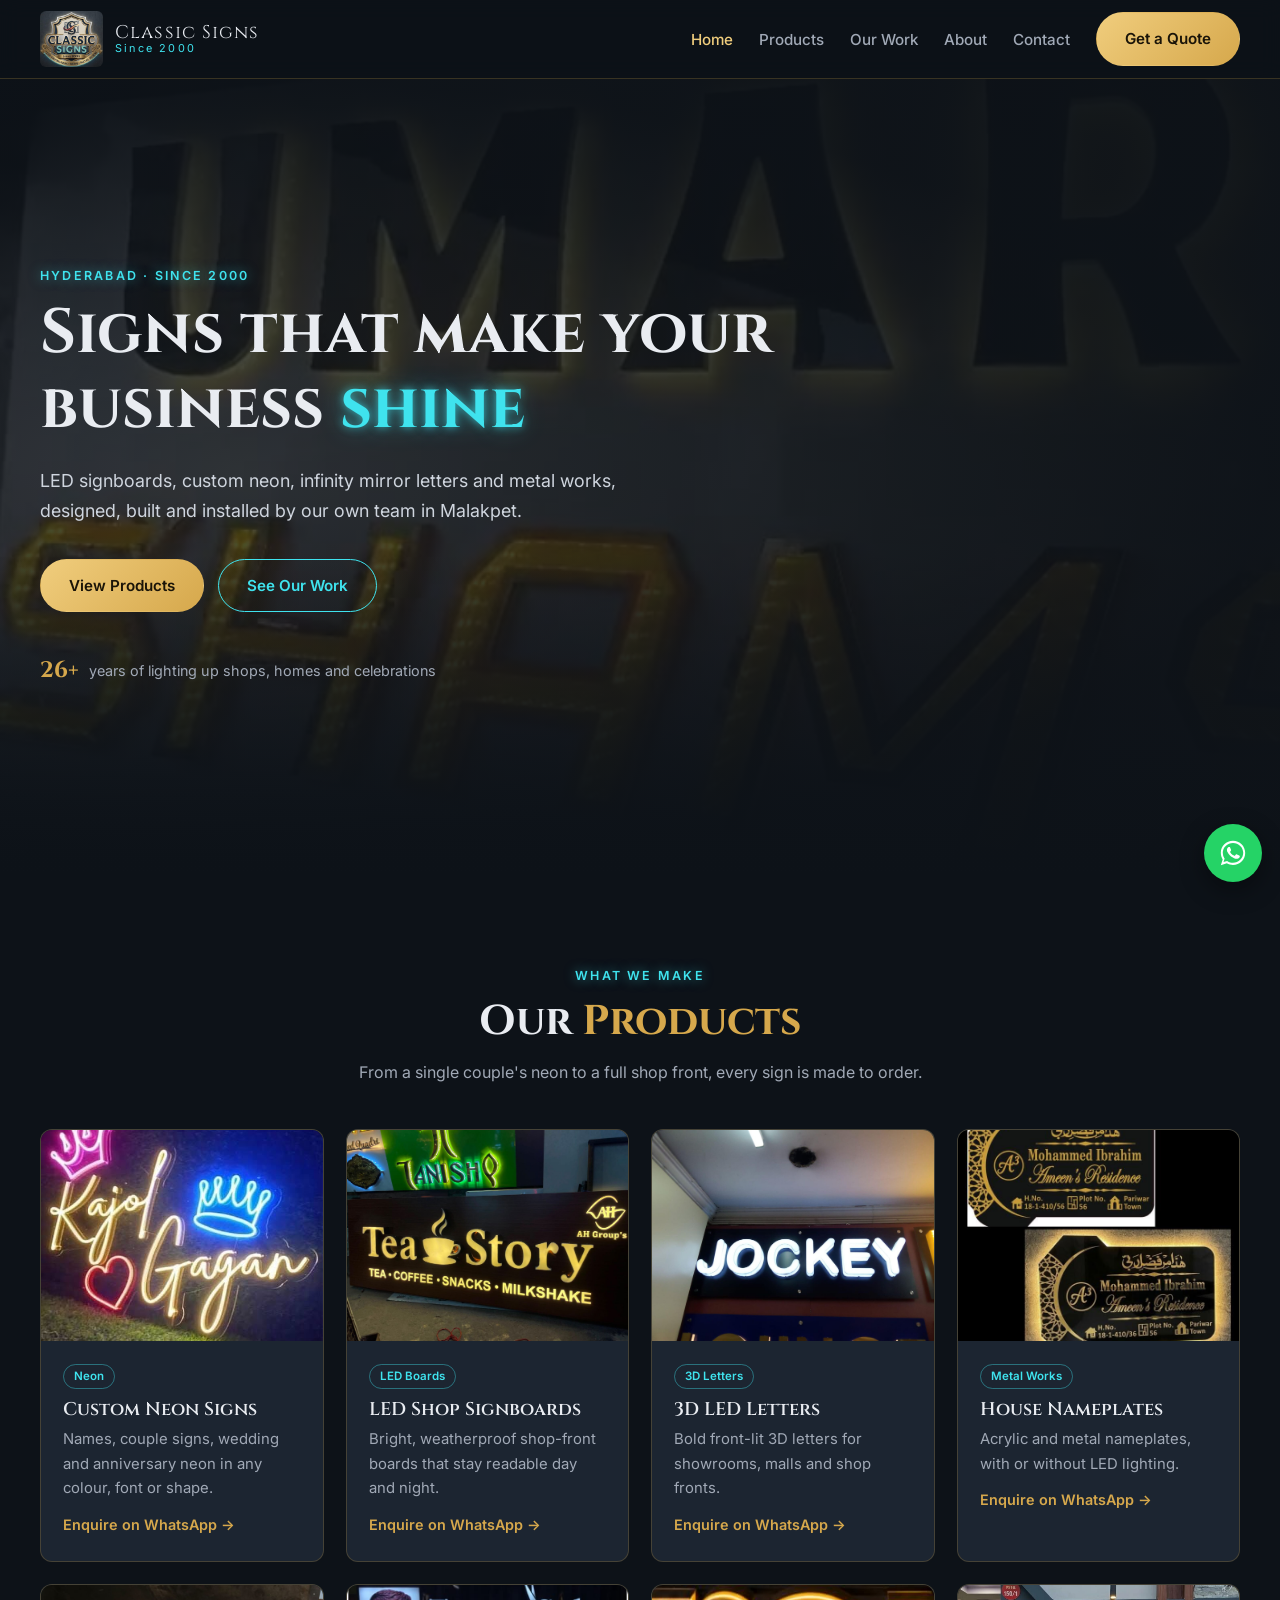
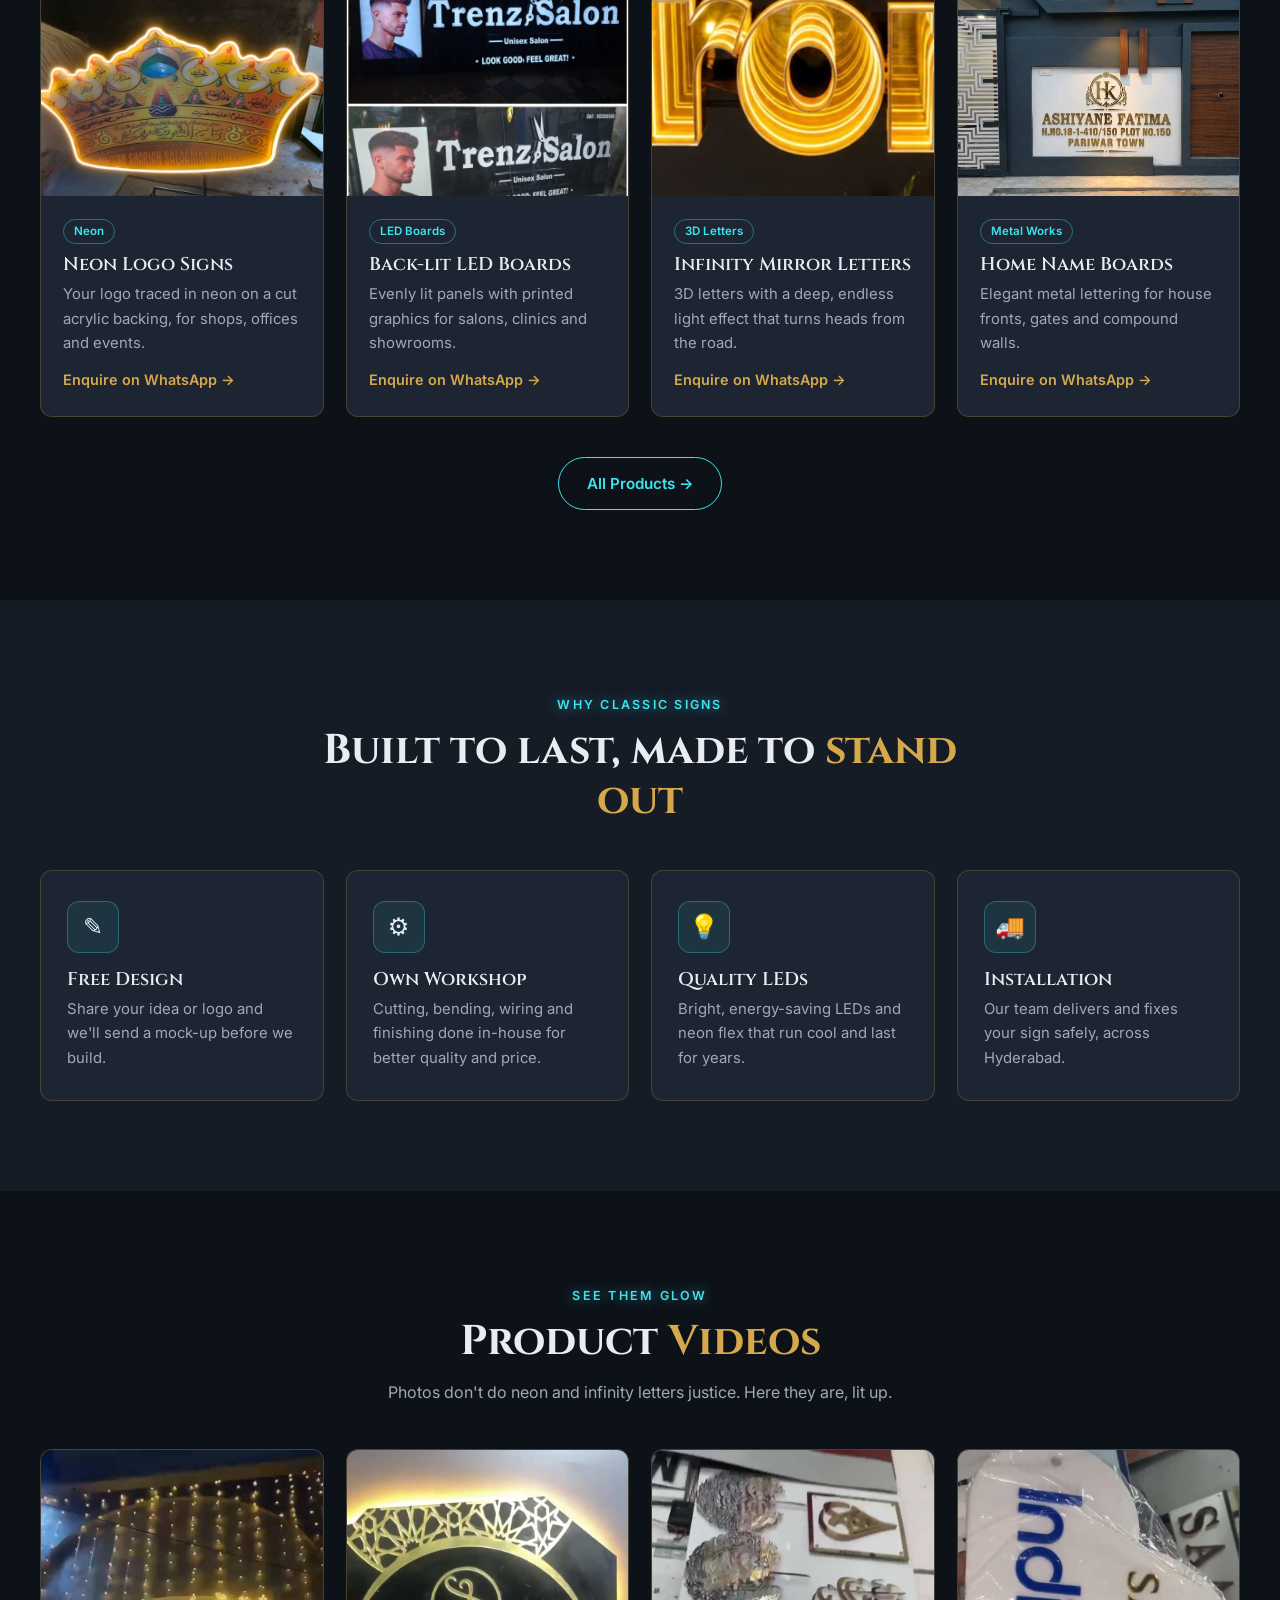
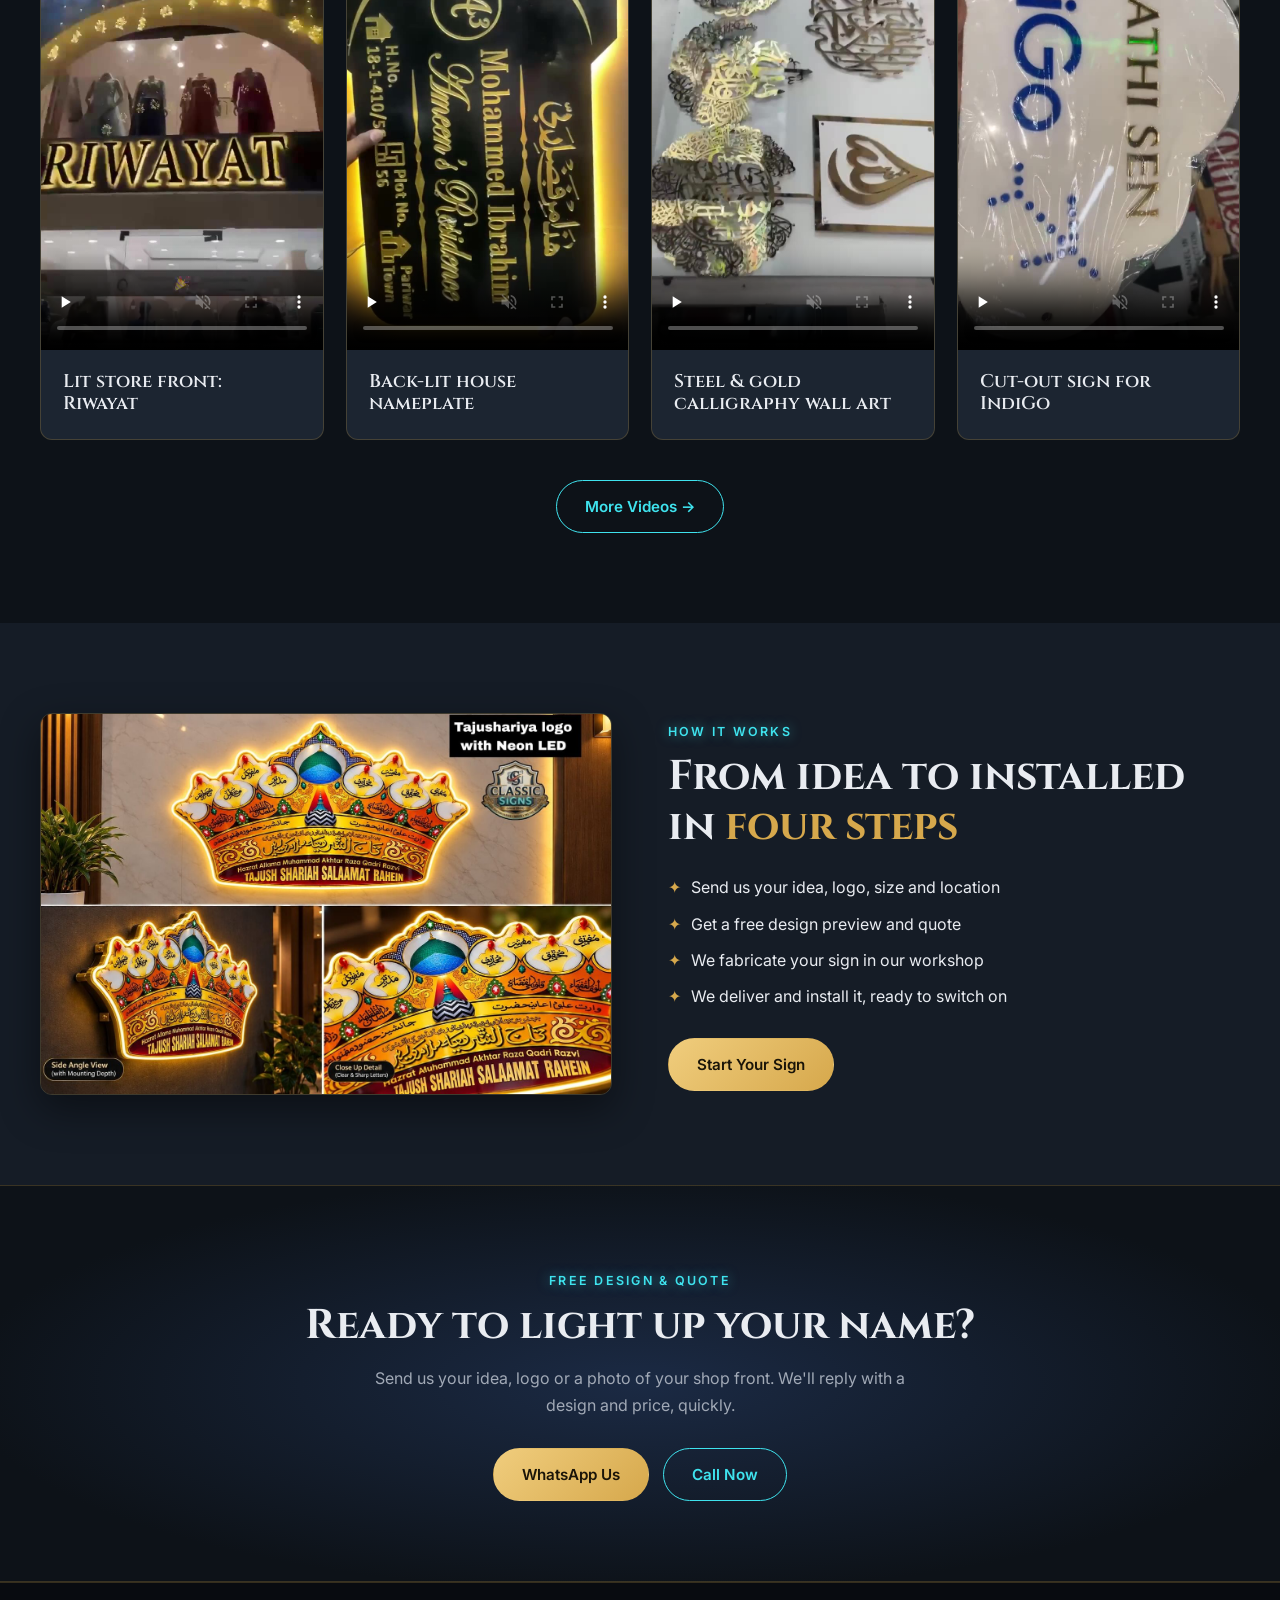
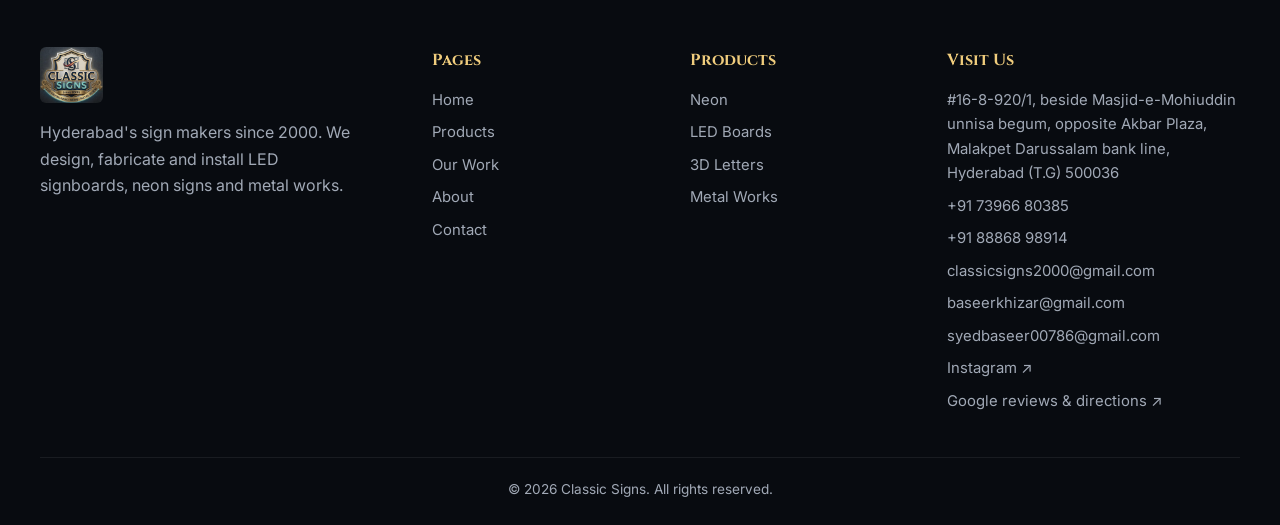
<file: index.html>
<!DOCTYPE html>
<html lang="en">
<head>
  <meta charset="UTF-8">
  <meta name="viewport" content="width=device-width, initial-scale=1.0">
  <title>Classic Signs | LED Signboards, Neon Signs & Metal Works in Hyderabad</title>
  <meta name="description" content="Classic Signs, Malakpet, Hyderabad: custom LED signboards, neon signs, infinity mirror letters, nameplates and metal calligraphy since 2000.">
  <meta property="og:title" content="Classic Signs | LED Signboards, Neon Signs & Metal Works in Hyderabad">
  <meta property="og:description" content="Classic Signs, Malakpet, Hyderabad: custom LED signboards, neon signs, infinity mirror letters, nameplates and metal calligraphy since 2000.">
  <meta property="og:image" content="assets/images/logo-full.jpg">
  <meta name="theme-color" content="#0d1218">
  <link rel="icon" href="assets/images/logo-badge.jpg">
  <link rel="preconnect" href="https://fonts.googleapis.com">
  <link rel="preconnect" href="https://fonts.gstatic.com" crossorigin>
  <link href="https://fonts.googleapis.com/css2?family=Cinzel:wght@600;700&family=Inter:wght@400;500;600&display=swap" rel="stylesheet">
  <link rel="stylesheet" href="css/style.css">
</head>
<body data-page="home">
  <header id="site-header"></header>
  <main>
    <section class="hero">
      <video class="hero-bg" src="assets/videos/halo-letters-umar-shams-2.mp4" poster="assets/images/poster-halo-letters-umar-shams-2.jpg" autoplay muted loop playsinline aria-hidden="true"></video>
      <div class="container">
        <span class="eyebrow">Hyderabad &middot; Since 2000</span>
        <h1>Signs that make your<br>business <span class="neon">shine</span></h1>
        <p class="lead">LED signboards, custom neon, infinity mirror letters and metal works, designed, built and installed by our own team in Malakpet.</p>
        <div class="actions">
          <a href="products.html" class="btn btn-gold">View Products</a>
          <a href="work.html" class="btn btn-ghost">See Our Work</a>
        </div>
        <div class="since"><strong id="years">25+</strong> years of lighting up shops, homes and celebrations</div>
      </div>
    </section>

    <section class="section">
      <div class="container">
        <div class="section-head center">
          <span class="eyebrow">What we make</span>
          <h2>Our <span class="gold">Products</span></h2>
          <p>From a single couple's neon to a full shop front, every sign is made to order.</p>
        </div>
        <div class="grid" id="product-grid"></div>
        <p style="text-align:center;margin-top:40px"><a href="products.html" class="btn btn-ghost">All Products &rarr;</a></p>
      </div>
    </section>

    <section class="section alt">
      <div class="container">
        <div class="section-head center">
          <span class="eyebrow">Why Classic Signs</span>
          <h2>Built to last, made to <span class="gold">stand out</span></h2>
        </div>
        <div class="features">
          <div class="feature reveal"><div class="icon">&#9998;</div><h3>Free Design</h3><p>Share your idea or logo and we'll send a mock-up before we build.</p></div>
          <div class="feature reveal"><div class="icon">&#9881;</div><h3>Own Workshop</h3><p>Cutting, bending, wiring and finishing done in-house for better quality and price.</p></div>
          <div class="feature reveal"><div class="icon">&#128161;</div><h3>Quality LEDs</h3><p>Bright, energy-saving LEDs and neon flex that run cool and last for years.</p></div>
          <div class="feature reveal"><div class="icon">&#128666;</div><h3>Installation</h3><p>Our team delivers and fixes your sign safely, across Hyderabad.</p></div>
        </div>
      </div>
    </section>

    <section class="section">
      <div class="container">
        <div class="section-head center">
          <span class="eyebrow">See them glow</span>
          <h2>Product <span class="gold">Videos</span></h2>
          <p>Photos don't do neon and infinity letters justice. Here they are, lit up.</p>
        </div>
        <div class="video-grid" id="video-grid"></div>
        <p style="text-align:center;margin-top:40px"><a href="work.html#videos" class="btn btn-ghost">More Videos &rarr;</a></p>
      </div>
    </section>

    <section class="section alt">
      <div class="container split">
        <img src="assets/images/neon-crown-logo-views.jpg" alt="Neon crown logo sign made by Classic Signs" loading="lazy" class="reveal">
        <div class="reveal">
          <span class="eyebrow">How it works</span>
          <h2>From idea to installed in <span class="gold">four steps</span></h2>
          <ul class="checklist">
            <li>Send us your idea, logo, size and location</li>
            <li>Get a free design preview and quote</li>
            <li>We fabricate your sign in our workshop</li>
            <li>We deliver and install it, ready to switch on</li>
          </ul>
          <p style="margin-top:28px"><a href="contact.html" class="btn btn-gold">Start Your Sign</a></p>
        </div>
      </div>
    </section>

    <section class="cta">
      <div class="container">
        <span class="eyebrow">Free design &amp; quote</span>
        <h2>Ready to light up your name?</h2>
        <p>Send us your idea, logo or a photo of your shop front. We'll reply with a design and price, quickly.</p>
        <div class="actions">
          <a class="btn btn-gold" data-wa="Hi Classic Signs, I'd like a quote for a sign." href="#" target="_blank" rel="noopener">WhatsApp Us</a>
          <a class="btn btn-ghost" data-tel href="#">Call Now</a>
        </div>
      </div>
    </section>
  </main>
  <footer id="site-footer"></footer>
  <script src="js/data.js"></script>
  <script src="js/main.js"></script>
</body>
</html>
</file>
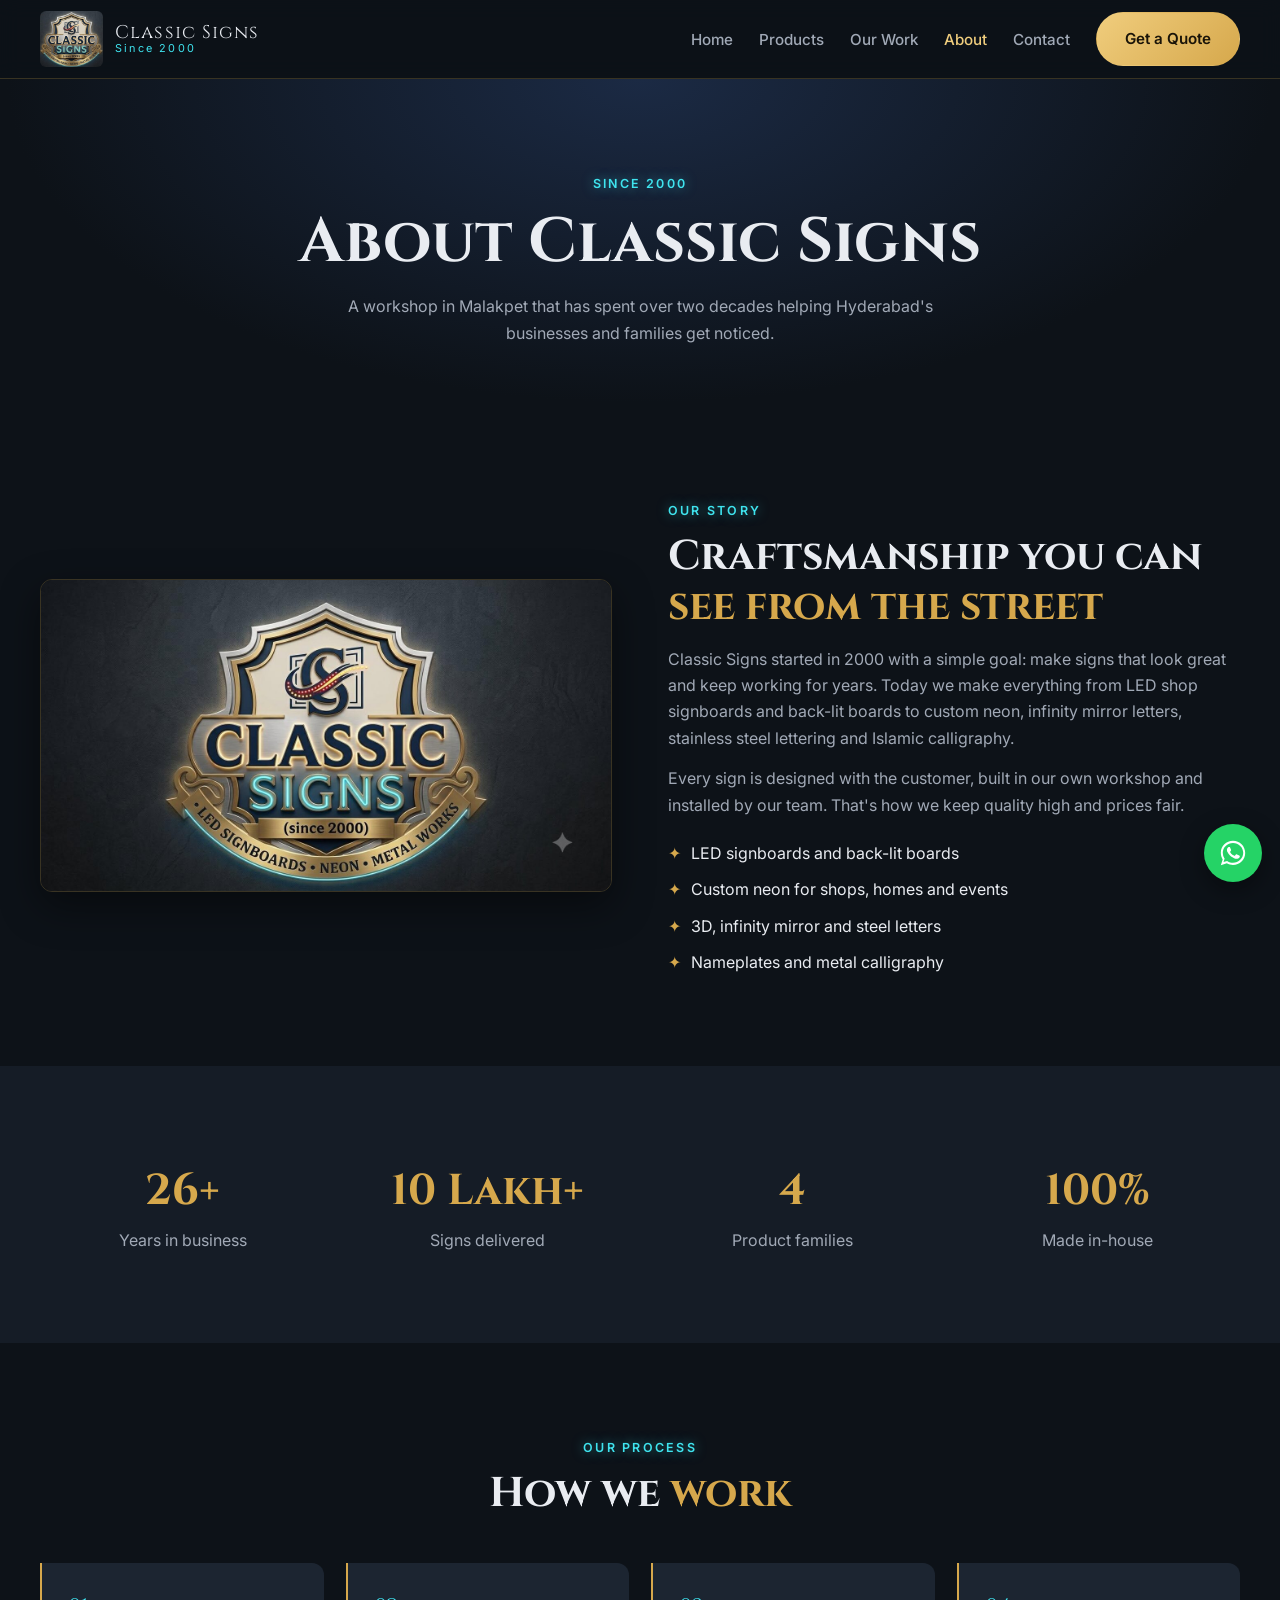
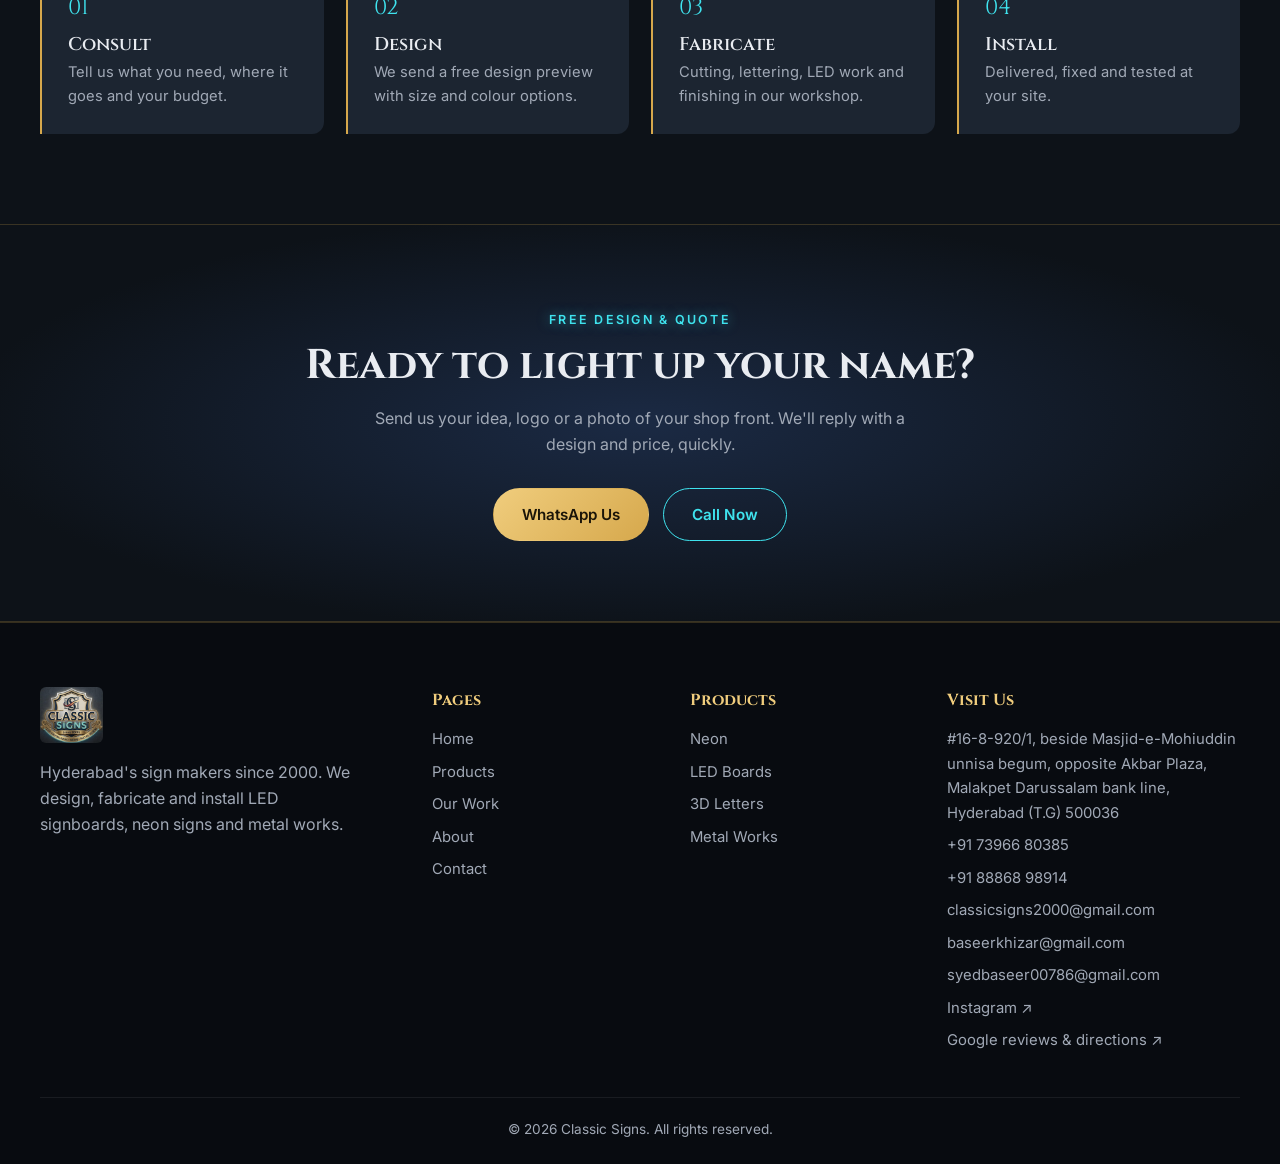
<file: about.html>
<!DOCTYPE html>
<html lang="en">
<head>
  <meta charset="UTF-8">
  <meta name="viewport" content="width=device-width, initial-scale=1.0">
  <title>About Us | Classic Signs Hyderabad</title>
  <meta name="description" content="Classic Signs has been making LED signboards, neon signs and metal works in Malakpet, Hyderabad since 2000.">
  <meta property="og:title" content="About Us | Classic Signs Hyderabad">
  <meta property="og:description" content="Classic Signs has been making LED signboards, neon signs and metal works in Malakpet, Hyderabad since 2000.">
  <meta property="og:image" content="assets/images/logo-full.jpg">
  <meta name="theme-color" content="#0d1218">
  <link rel="icon" href="assets/images/logo-badge.jpg">
  <link rel="preconnect" href="https://fonts.googleapis.com">
  <link rel="preconnect" href="https://fonts.gstatic.com" crossorigin>
  <link href="https://fonts.googleapis.com/css2?family=Cinzel:wght@600;700&family=Inter:wght@400;500;600&display=swap" rel="stylesheet">
  <link rel="stylesheet" href="css/style.css">
</head>
<body data-page="about">
  <header id="site-header"></header>
  <main>
    <section class="page-hero">
      <div class="container">
        <span class="eyebrow">Since 2000</span>
        <h1>About Classic Signs</h1>
        <p>A workshop in Malakpet that has spent over two decades helping Hyderabad's businesses and families get noticed.</p>
      </div>
    </section>

    <section class="section">
      <div class="container split">
        <img src="assets/images/logo-full.jpg" alt="Classic Signs logo: LED signboards, neon and metal works since 2000" class="reveal">
        <div class="reveal">
          <span class="eyebrow">Our story</span>
          <h2>Craftsmanship you can <span class="gold">see from the street</span></h2>
          <p>Classic Signs started in 2000 with a simple goal: make signs that look great and keep working for years. Today we make everything from LED shop signboards and back-lit boards to custom neon, infinity mirror letters, stainless steel lettering and Islamic calligraphy.</p>
          <p>Every sign is designed with the customer, built in our own workshop and installed by our team. That's how we keep quality high and prices fair.</p>
          <ul class="checklist">
            <li>LED signboards and back-lit boards</li>
            <li>Custom neon for shops, homes and events</li>
            <li>3D, infinity mirror and steel letters</li>
            <li>Nameplates and metal calligraphy</li>
          </ul>
        </div>
      </div>
    </section>

    <section class="section alt">
      <div class="container">
        <div class="stats">
          <div class="stat reveal"><strong id="years">25+</strong><span>Years in business</span></div>
          <div class="stat reveal"><strong>10 Lakh+</strong><!-- TODO: estimate from Meeran, confirm with client --><span>Signs delivered</span></div>
          <div class="stat reveal"><strong>4</strong><span>Product families</span></div>
          <div class="stat reveal"><strong>100%</strong><span>Made in-house</span></div>
        </div>
      </div>
    </section>

    <section class="section">
      <div class="container">
        <div class="section-head center">
          <span class="eyebrow">Our process</span>
          <h2>How we <span class="gold">work</span></h2>
        </div>
        <div class="steps">
          <div class="step reveal"><h3>Consult</h3><p>Tell us what you need, where it goes and your budget.</p></div>
          <div class="step reveal"><h3>Design</h3><p>We send a free design preview with size and colour options.</p></div>
          <div class="step reveal"><h3>Fabricate</h3><p>Cutting, lettering, LED work and finishing in our workshop.</p></div>
          <div class="step reveal"><h3>Install</h3><p>Delivered, fixed and tested at your site.</p></div>
        </div>
      </div>
    </section>

    <section class="cta">
      <div class="container">
        <span class="eyebrow">Free design &amp; quote</span>
        <h2>Ready to light up your name?</h2>
        <p>Send us your idea, logo or a photo of your shop front. We'll reply with a design and price, quickly.</p>
        <div class="actions">
          <a class="btn btn-gold" data-wa="Hi Classic Signs, I'd like a quote for a sign." href="#" target="_blank" rel="noopener">WhatsApp Us</a>
          <a class="btn btn-ghost" data-tel href="#">Call Now</a>
        </div>
      </div>
    </section>
  </main>
  <footer id="site-footer"></footer>
  <script src="js/data.js"></script>
  <script src="js/main.js"></script>
</body>
</html>
</file>
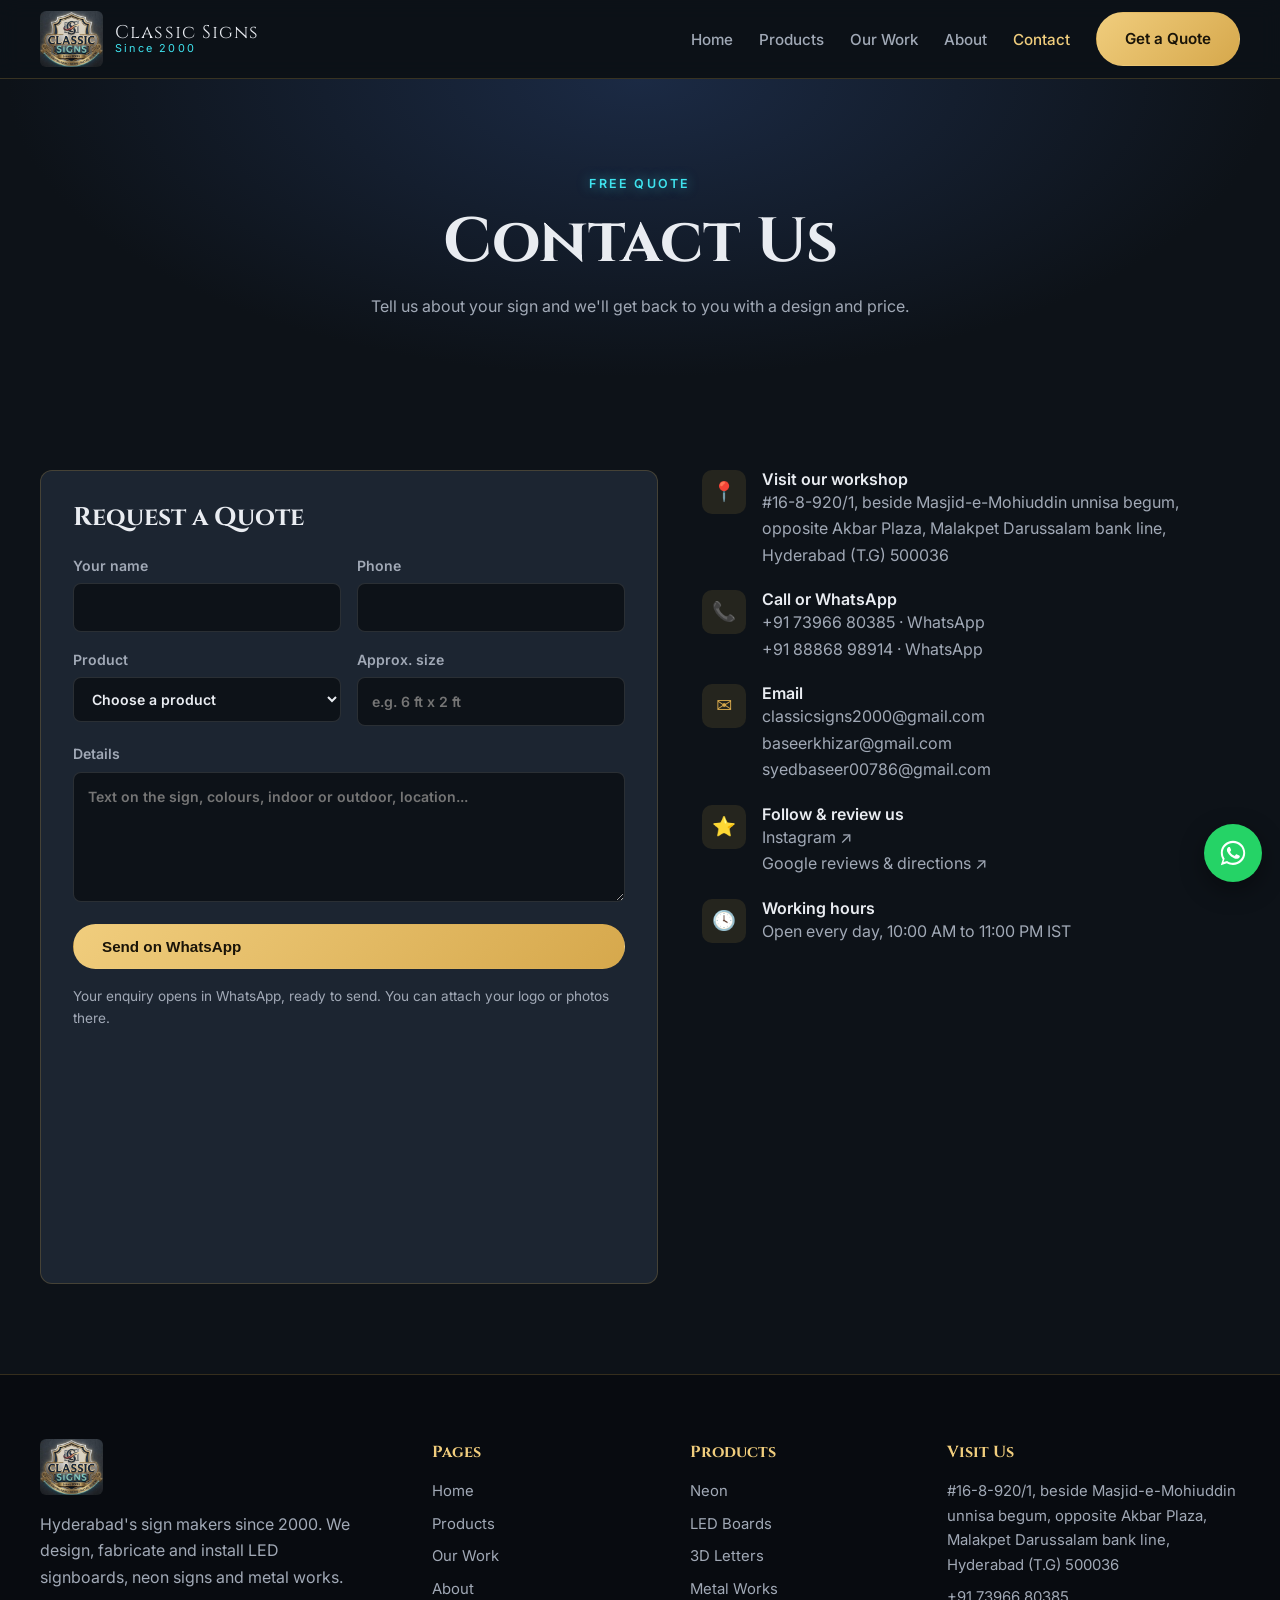
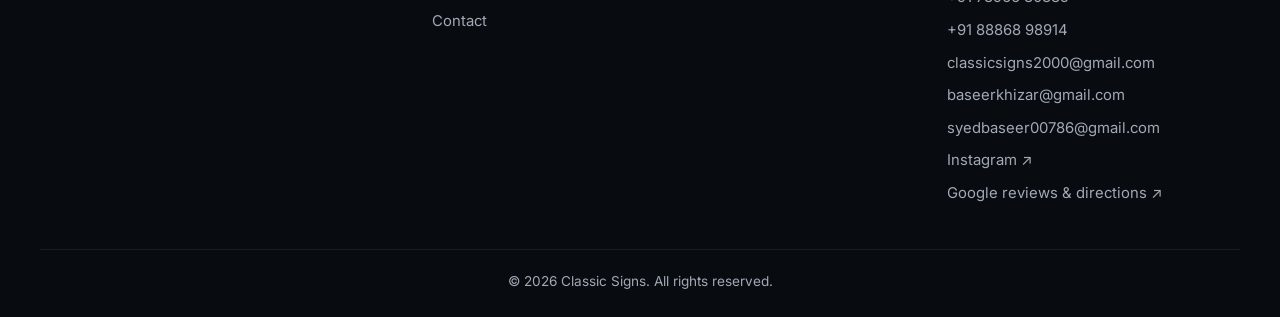
<file: contact.html>
<!DOCTYPE html>
<html lang="en">
<head>
  <meta charset="UTF-8">
  <meta name="viewport" content="width=device-width, initial-scale=1.0">
  <title>Contact & Get a Quote | Classic Signs Hyderabad</title>
  <meta name="description" content="Get a free quote from Classic Signs, Malakpet, Hyderabad. Call, WhatsApp or visit us opposite Akbar Plaza.">
  <meta property="og:title" content="Contact & Get a Quote | Classic Signs Hyderabad">
  <meta property="og:description" content="Get a free quote from Classic Signs, Malakpet, Hyderabad. Call, WhatsApp or visit us opposite Akbar Plaza.">
  <meta property="og:image" content="assets/images/logo-full.jpg">
  <meta name="theme-color" content="#0d1218">
  <link rel="icon" href="assets/images/logo-badge.jpg">
  <link rel="preconnect" href="https://fonts.googleapis.com">
  <link rel="preconnect" href="https://fonts.gstatic.com" crossorigin>
  <link href="https://fonts.googleapis.com/css2?family=Cinzel:wght@600;700&family=Inter:wght@400;500;600&display=swap" rel="stylesheet">
  <link rel="stylesheet" href="css/style.css">
</head>
<body data-page="contact">
  <header id="site-header"></header>
  <main>
    <section class="page-hero">
      <div class="container">
        <span class="eyebrow">Free quote</span>
        <h1>Contact Us</h1>
        <p>Tell us about your sign and we'll get back to you with a design and price.</p>
      </div>
    </section>

    <section class="section">
      <div class="container contact-grid">
        <div class="panel">
          <h2 style="font-size:1.6rem;margin-bottom:20px">Request a Quote</h2>
          <form id="quote-form">
            <div class="form-row">
              <label>Your name<input name="name" required autocomplete="name"></label>
              <label>Phone<input name="phone" type="tel" required autocomplete="tel"></label>
            </div>
            <div class="form-row">
              <label>Product<select name="product" required></select></label>
              <label>Approx. size<input name="size" placeholder="e.g. 6 ft x 2 ft"></label>
            </div>
            <label>Details<textarea name="message" placeholder="Text on the sign, colours, indoor or outdoor, location..."></textarea></label>
            <button class="btn btn-gold" type="submit">Send on WhatsApp</button>
            <p class="form-note">Your enquiry opens in WhatsApp, ready to send. You can attach your logo or photos there.</p>
          </form>
        </div>
        <div>
          <div class="info-item"><div class="icon">&#128205;</div><div><h3>Visit our workshop</h3><p data-site="address"></p></div></div>
          <div class="info-item"><div class="icon">&#128222;</div><div><h3>Call or WhatsApp</h3><div id="phone-list"></div></div></div>
          <div class="info-item"><div class="icon">&#9993;</div><div><h3>Email</h3><div id="email-list"></div></div></div>
          <div class="info-item"><div class="icon">&#11088;</div><div><h3>Follow &amp; review us</h3><div id="social-list"></div></div></div>
          <div class="info-item"><div class="icon">&#128339;</div><div><h3>Working hours</h3><p data-site="hours"></p></div></div>
          <iframe id="map" class="map" title="Classic Signs location on Google Maps" loading="lazy" referrerpolicy="no-referrer-when-downgrade"></iframe>
        </div>
      </div>
    </section>

  </main>
  <footer id="site-footer"></footer>
  <script src="js/data.js"></script>
  <script src="js/main.js"></script>
</body>
</html>
</file>
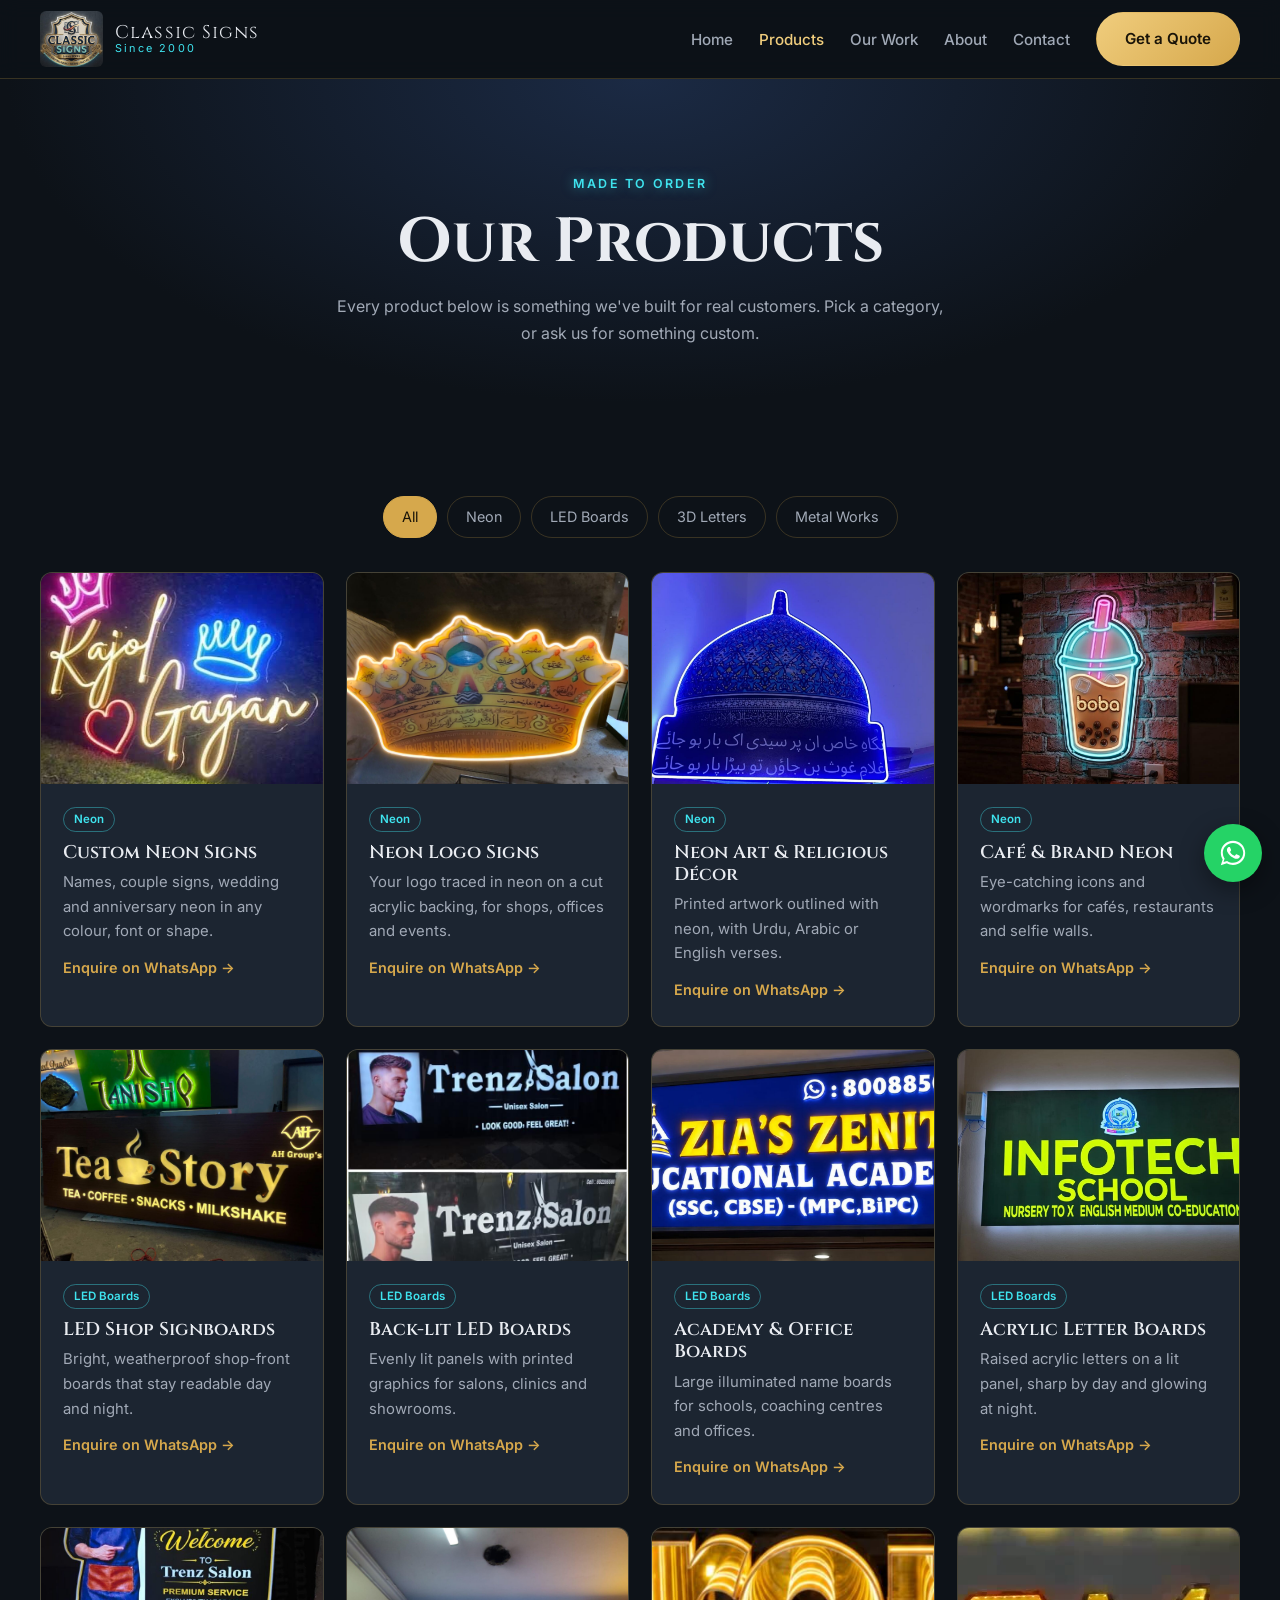
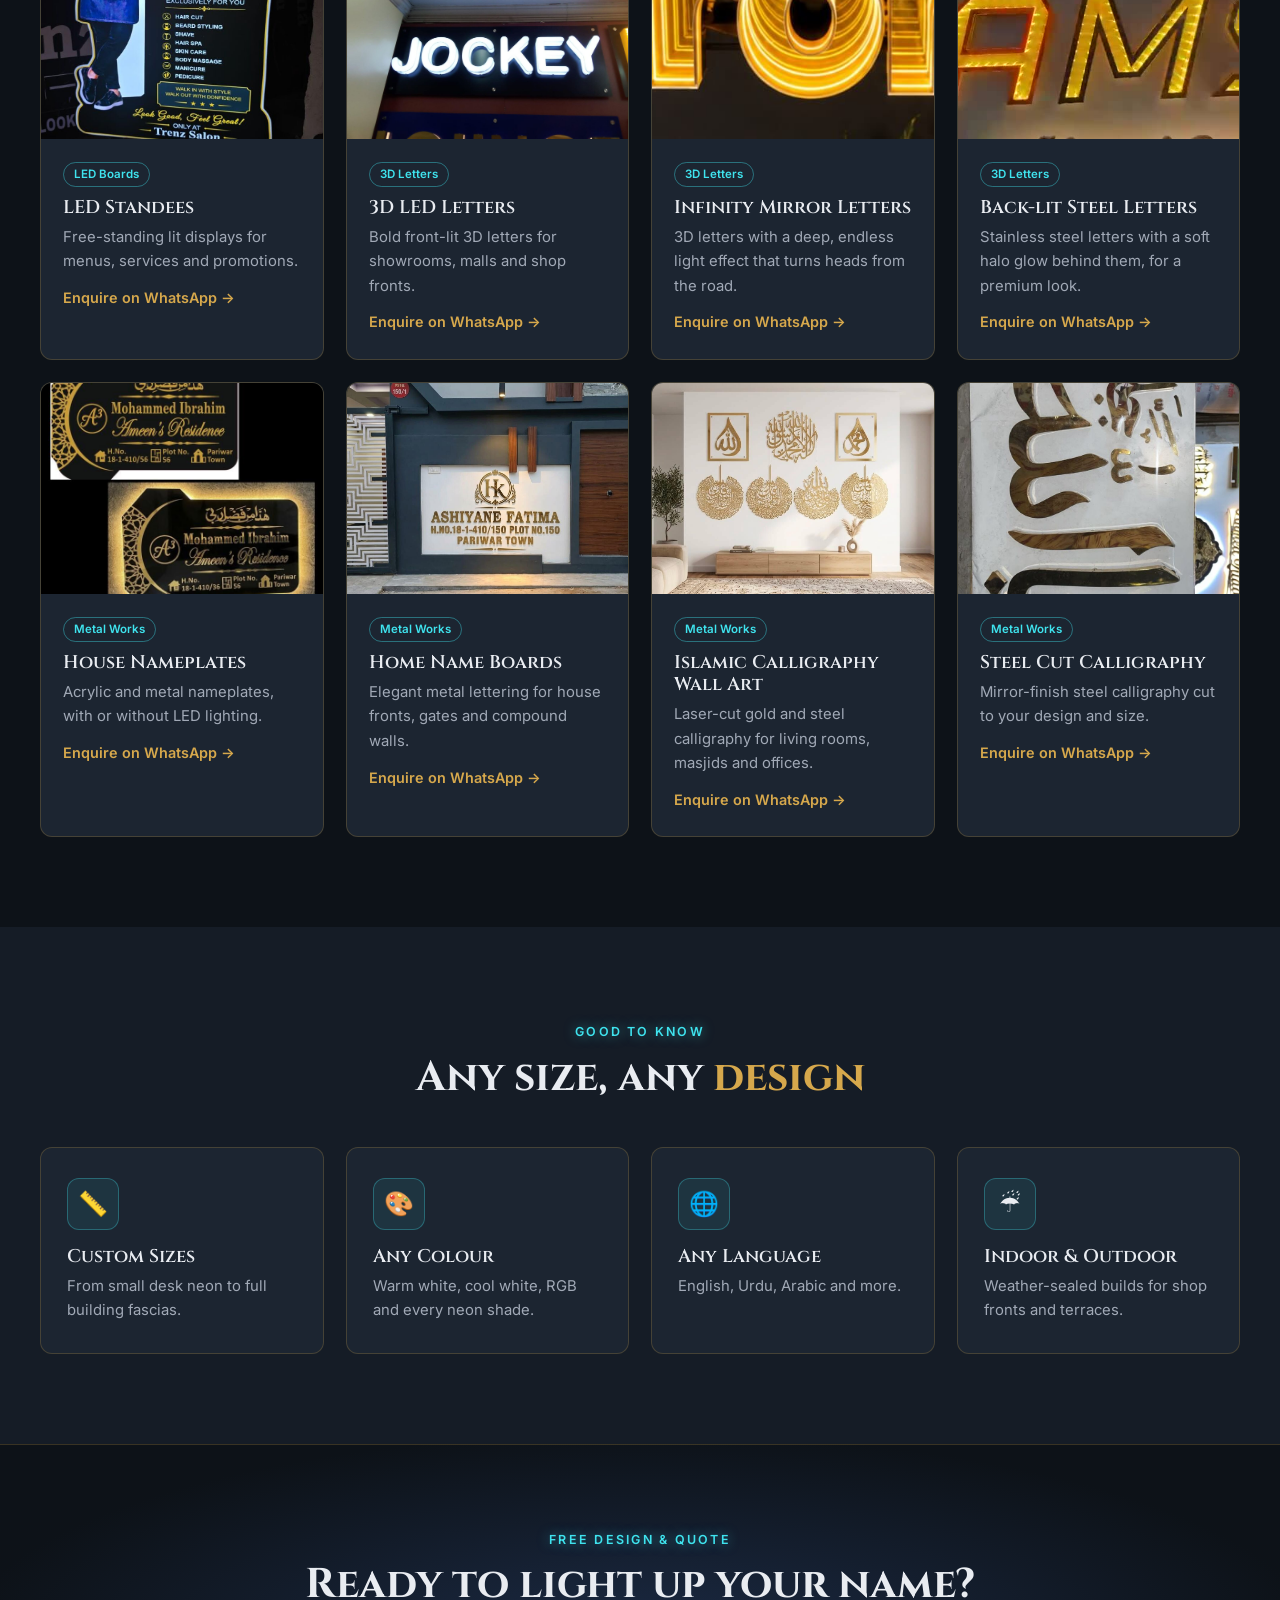
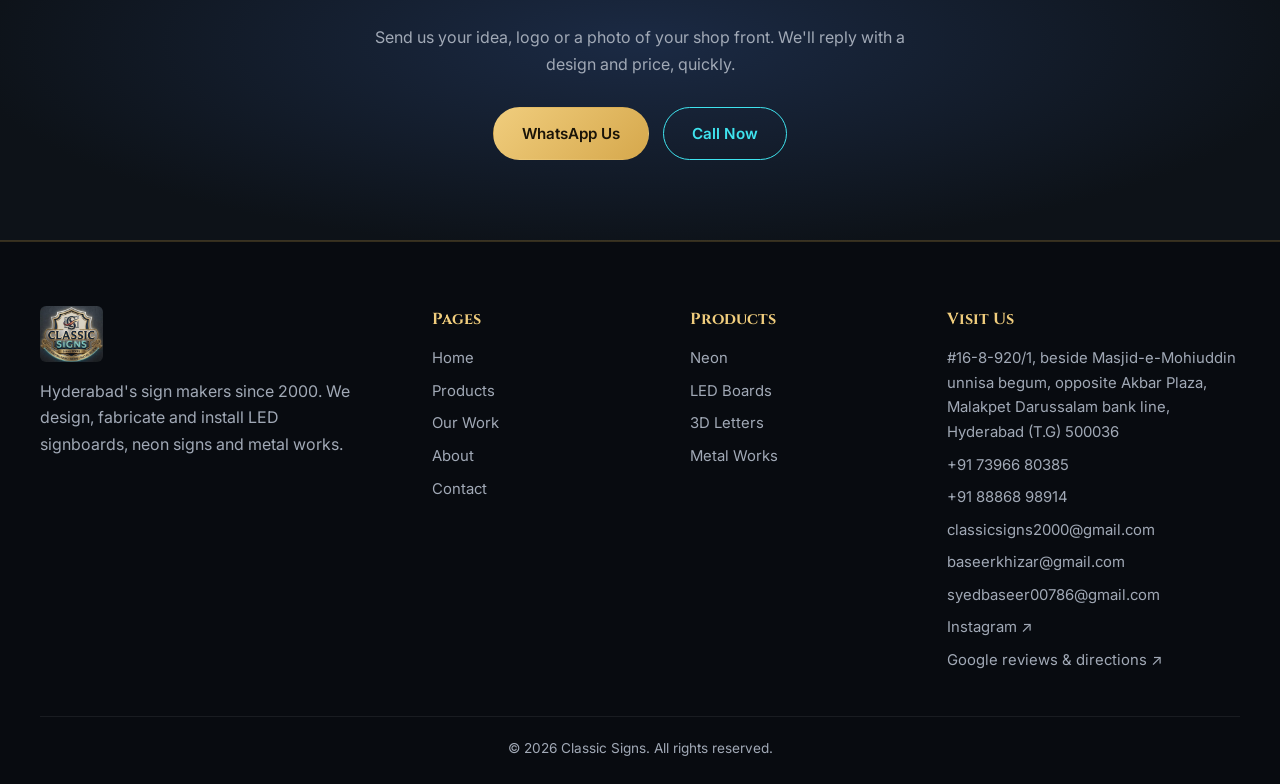
<file: products.html>
<!DOCTYPE html>
<html lang="en">
<head>
  <meta charset="UTF-8">
  <meta name="viewport" content="width=device-width, initial-scale=1.0">
  <title>Products | Classic Signs Hyderabad</title>
  <meta name="description" content="Neon signs, LED shop signboards, standees, infinity mirror letters, steel letters, nameplates and Islamic calligraphy by Classic Signs, Hyderabad.">
  <meta property="og:title" content="Products | Classic Signs Hyderabad">
  <meta property="og:description" content="Neon signs, LED shop signboards, standees, infinity mirror letters, steel letters, nameplates and Islamic calligraphy by Classic Signs, Hyderabad.">
  <meta property="og:image" content="assets/images/logo-full.jpg">
  <meta name="theme-color" content="#0d1218">
  <link rel="icon" href="assets/images/logo-badge.jpg">
  <link rel="preconnect" href="https://fonts.googleapis.com">
  <link rel="preconnect" href="https://fonts.gstatic.com" crossorigin>
  <link href="https://fonts.googleapis.com/css2?family=Cinzel:wght@600;700&family=Inter:wght@400;500;600&display=swap" rel="stylesheet">
  <link rel="stylesheet" href="css/style.css">
</head>
<body data-page="products">
  <header id="site-header"></header>
  <main>
    <section class="page-hero">
      <div class="container">
        <span class="eyebrow">Made to order</span>
        <h1>Our Products</h1>
        <p>Every product below is something we've built for real customers. Pick a category, or ask us for something custom.</p>
      </div>
    </section>

    <section class="section">
      <div class="container">
        <div class="filters" id="product-filters"></div>
        <div class="grid" id="product-grid"></div>
      </div>
    </section>

    <section class="section alt">
      <div class="container">
        <div class="section-head center">
          <span class="eyebrow">Good to know</span>
          <h2>Any size, any <span class="gold">design</span></h2>
        </div>
        <div class="features">
          <div class="feature reveal"><div class="icon">&#128207;</div><h3>Custom Sizes</h3><p>From small desk neon to full building fascias.</p></div>
          <div class="feature reveal"><div class="icon">&#127912;</div><h3>Any Colour</h3><p>Warm white, cool white, RGB and every neon shade.</p></div>
          <div class="feature reveal"><div class="icon">&#127760;</div><h3>Any Language</h3><p>English, Urdu, Arabic and more.</p></div>
          <div class="feature reveal"><div class="icon">&#9748;</div><h3>Indoor &amp; Outdoor</h3><p>Weather-sealed builds for shop fronts and terraces.</p></div>
        </div>
      </div>
    </section>

    <section class="cta">
      <div class="container">
        <span class="eyebrow">Free design &amp; quote</span>
        <h2>Ready to light up your name?</h2>
        <p>Send us your idea, logo or a photo of your shop front. We'll reply with a design and price, quickly.</p>
        <div class="actions">
          <a class="btn btn-gold" data-wa="Hi Classic Signs, I'd like a quote for a sign." href="#" target="_blank" rel="noopener">WhatsApp Us</a>
          <a class="btn btn-ghost" data-tel href="#">Call Now</a>
        </div>
      </div>
    </section>
  </main>
  <footer id="site-footer"></footer>
  <script src="js/data.js"></script>
  <script src="js/main.js"></script>
</body>
</html>
</file>
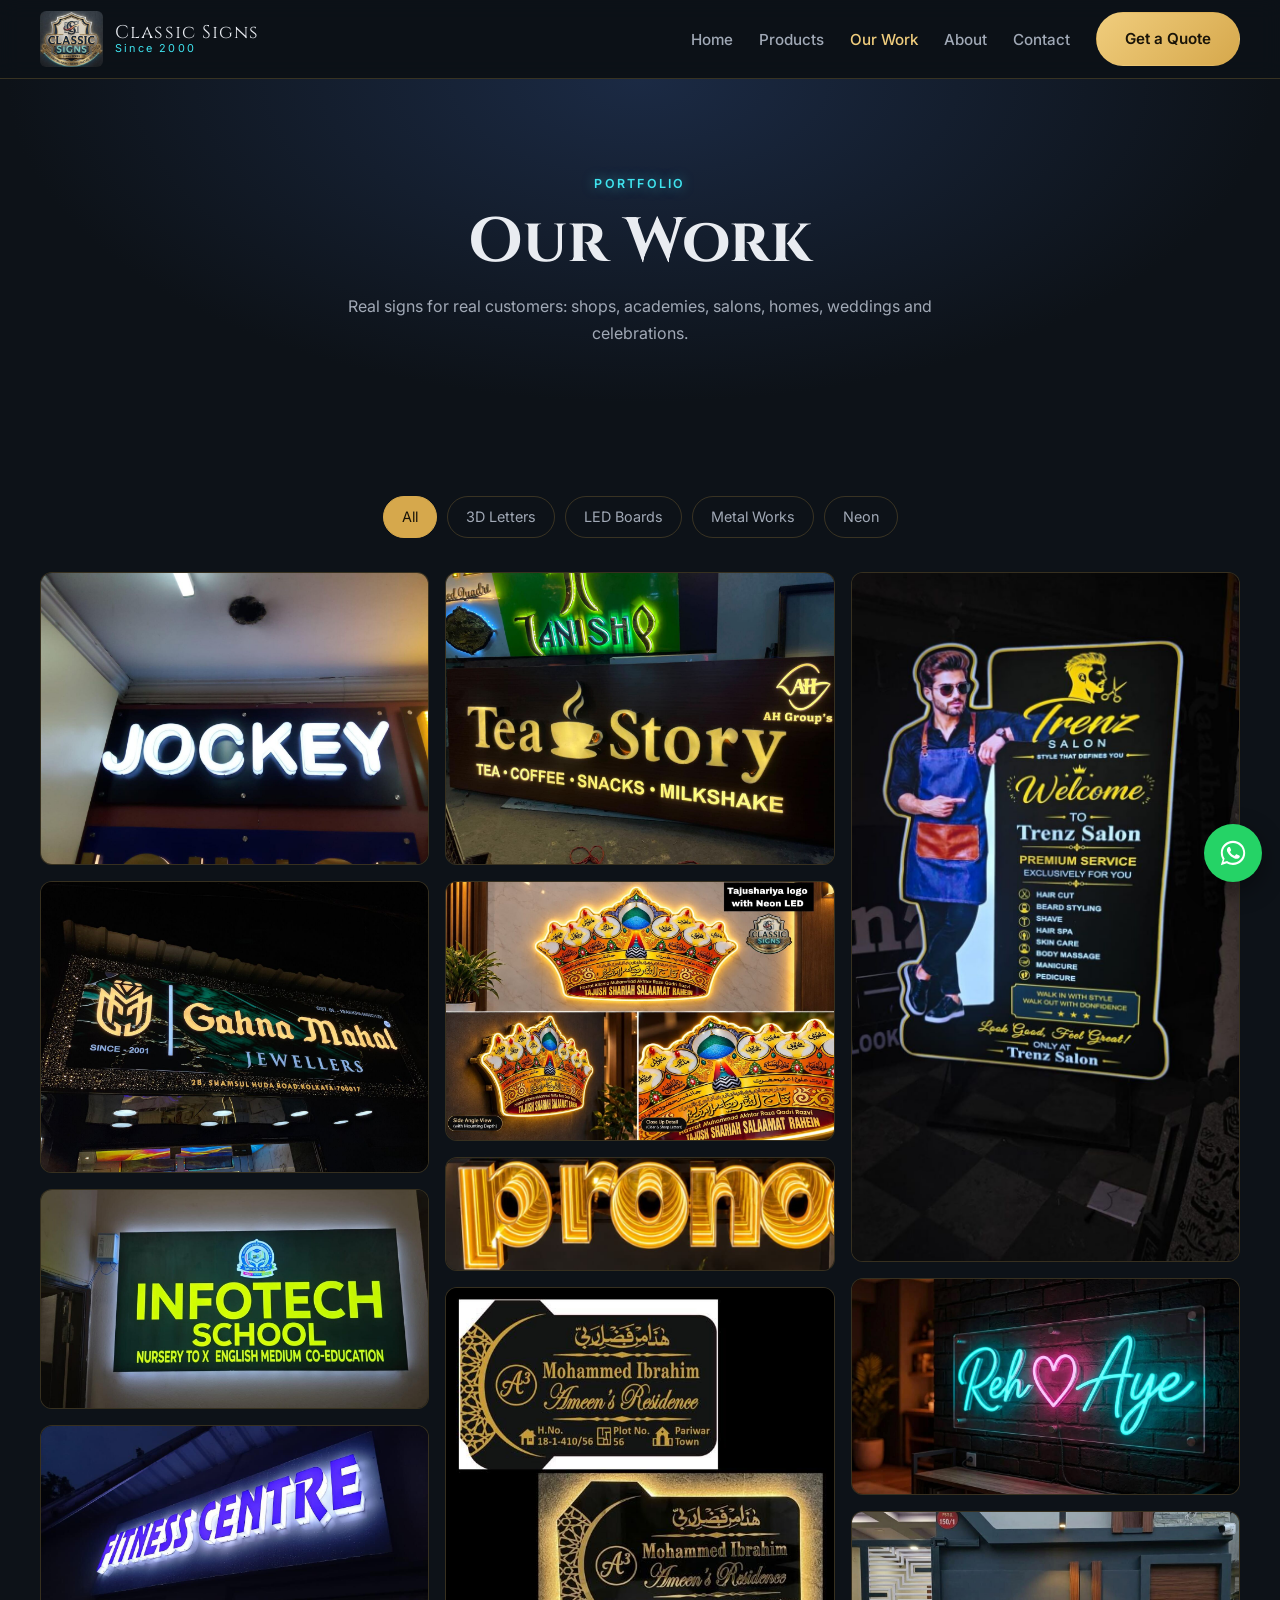
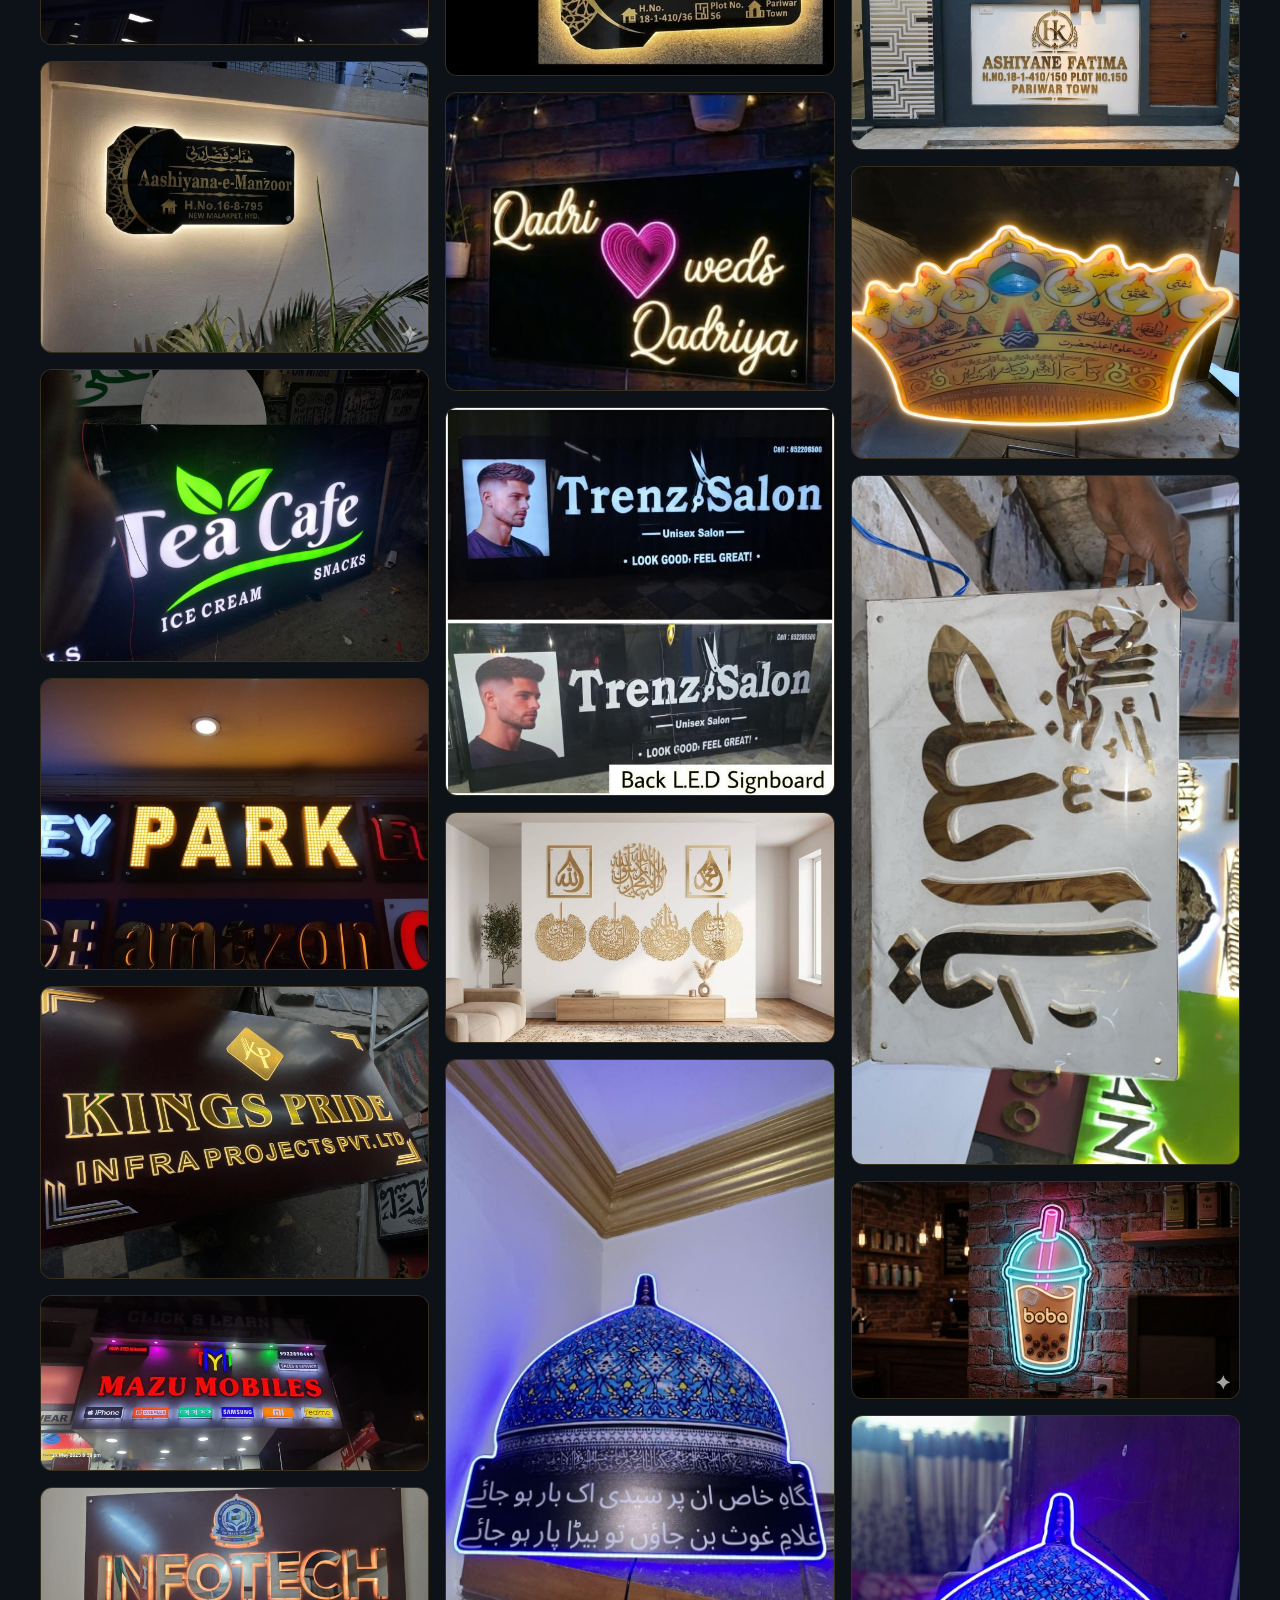
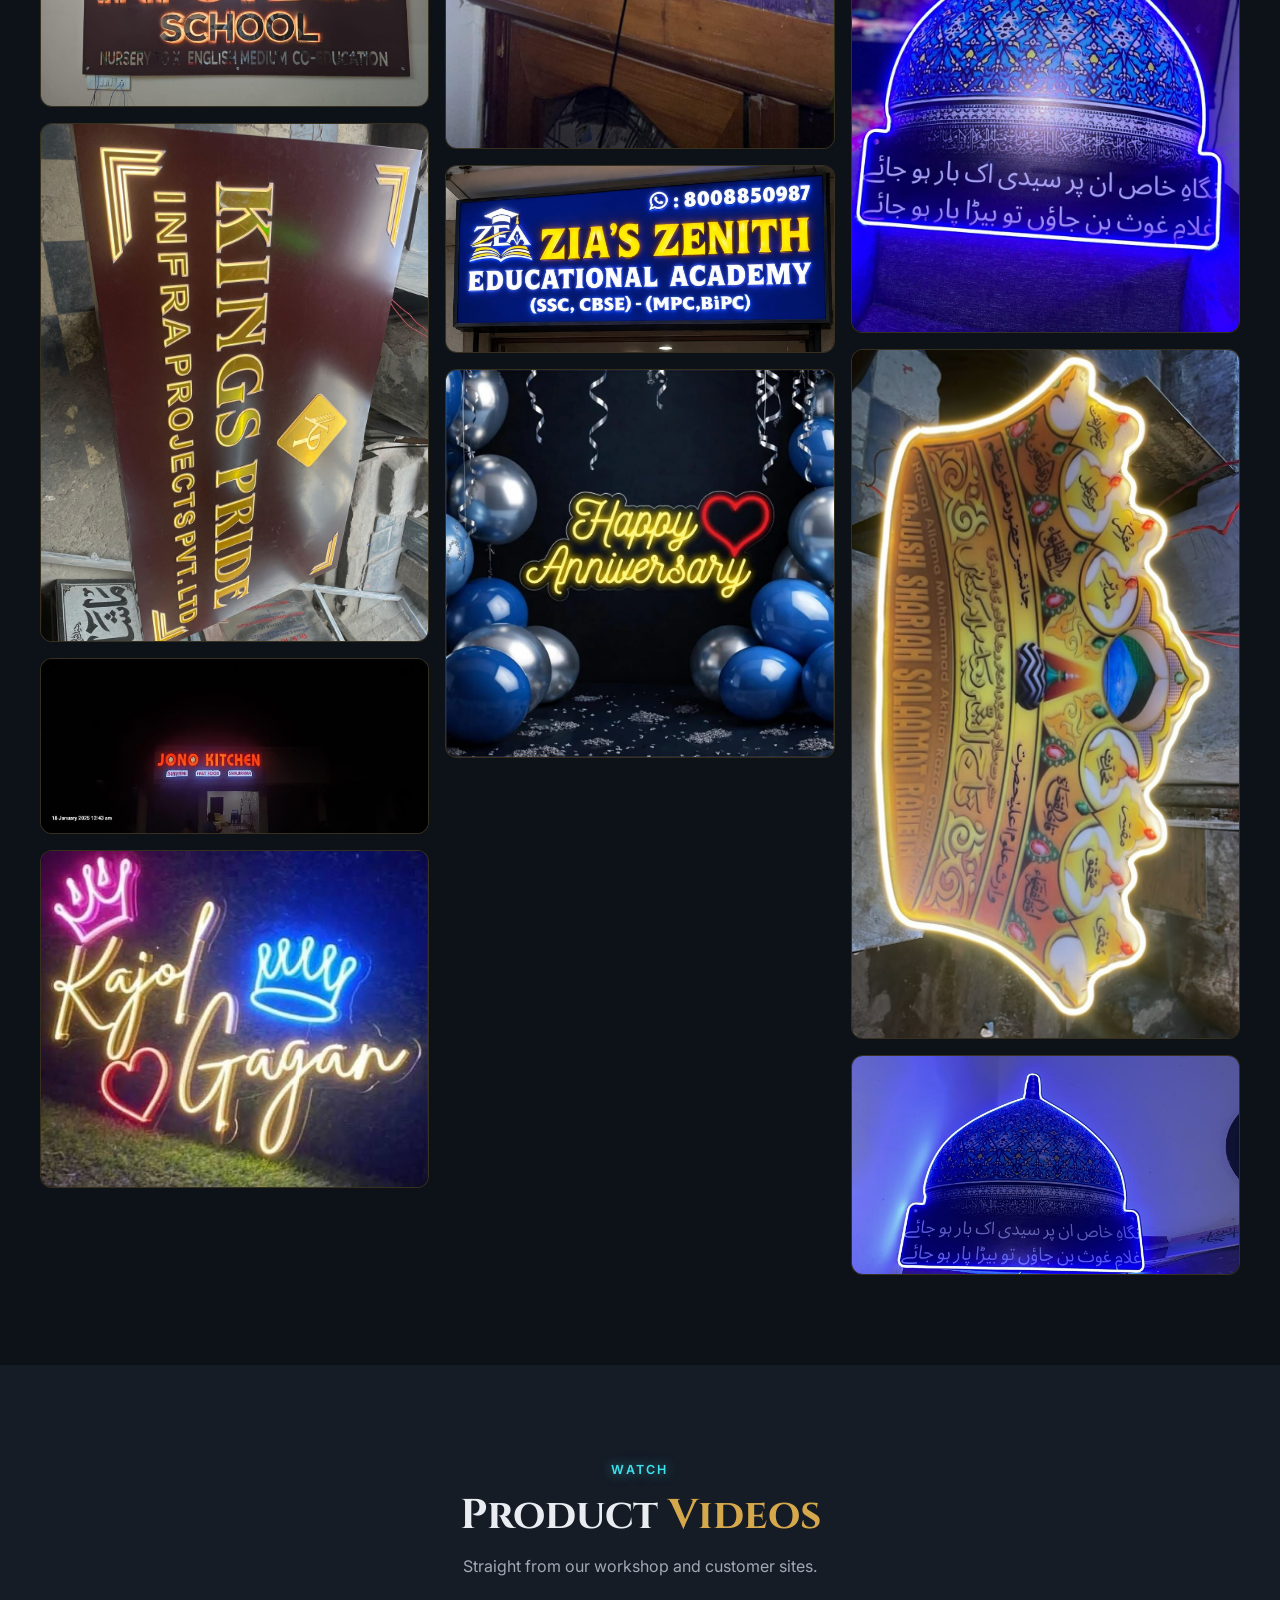
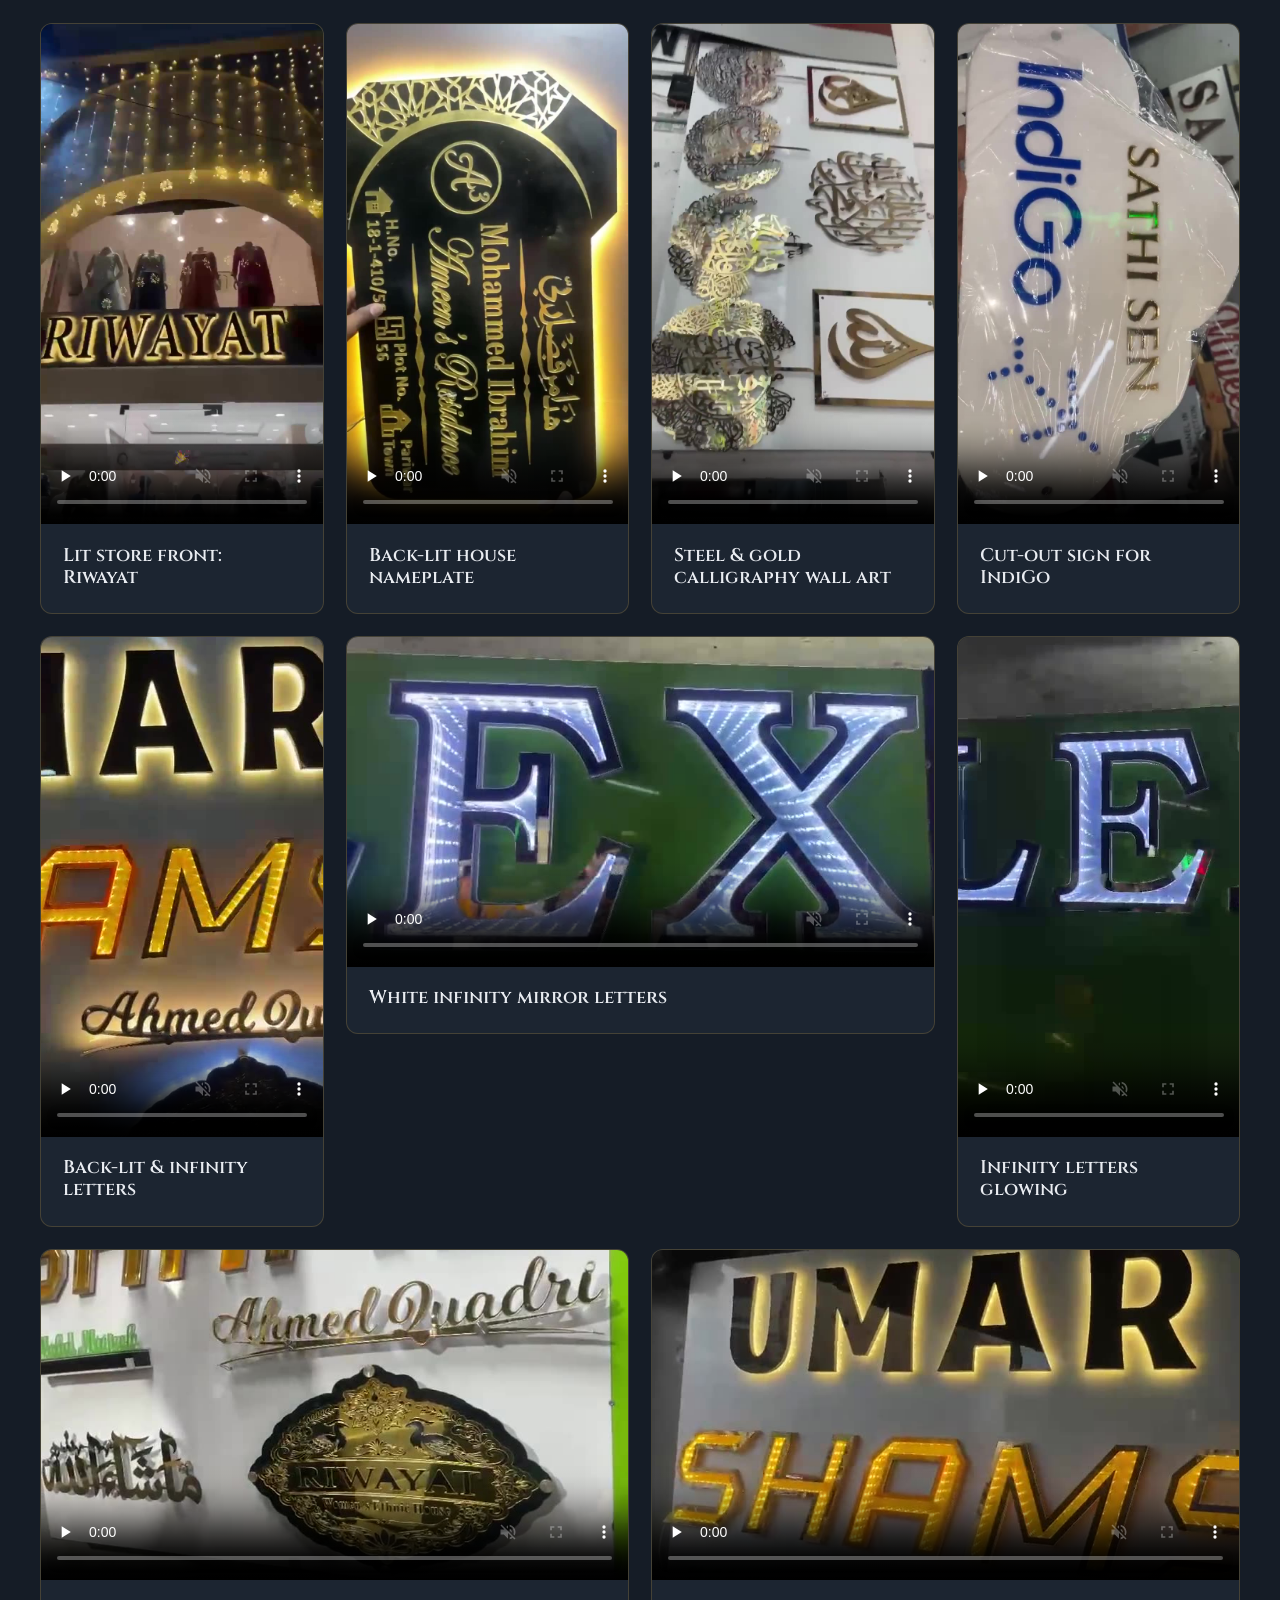
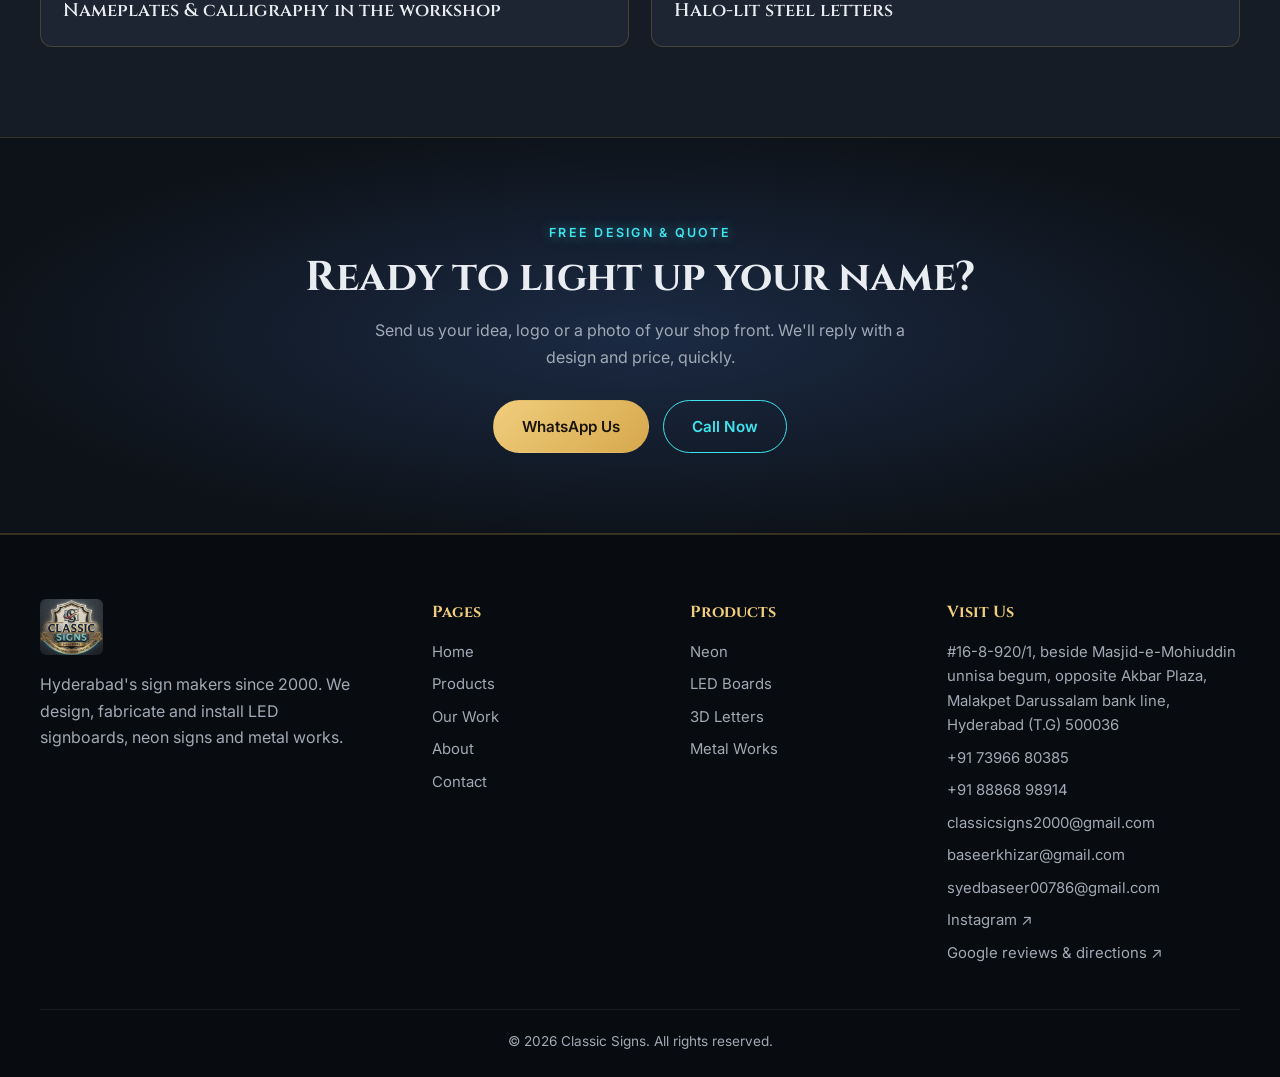
<file: work.html>
<!DOCTYPE html>
<html lang="en">
<head>
  <meta charset="UTF-8">
  <meta name="viewport" content="width=device-width, initial-scale=1.0">
  <title>Our Work | Classic Signs Hyderabad</title>
  <meta name="description" content="Photos and videos of real signboards, neon signs, infinity letters and metal works made by Classic Signs in Hyderabad.">
  <meta property="og:title" content="Our Work | Classic Signs Hyderabad">
  <meta property="og:description" content="Photos and videos of real signboards, neon signs, infinity letters and metal works made by Classic Signs in Hyderabad.">
  <meta property="og:image" content="assets/images/logo-full.jpg">
  <meta name="theme-color" content="#0d1218">
  <link rel="icon" href="assets/images/logo-badge.jpg">
  <link rel="preconnect" href="https://fonts.googleapis.com">
  <link rel="preconnect" href="https://fonts.gstatic.com" crossorigin>
  <link href="https://fonts.googleapis.com/css2?family=Cinzel:wght@600;700&family=Inter:wght@400;500;600&display=swap" rel="stylesheet">
  <link rel="stylesheet" href="css/style.css">
</head>
<body data-page="work">
  <header id="site-header"></header>
  <main>
    <section class="page-hero">
      <div class="container">
        <span class="eyebrow">Portfolio</span>
        <h1>Our Work</h1>
        <p>Real signs for real customers: shops, academies, salons, homes, weddings and celebrations.</p>
      </div>
    </section>

    <section class="section">
      <div class="container">
        <div class="filters" id="gallery-filters"></div>
        <div class="gallery" id="gallery"></div>
      </div>
    </section>

    <section class="section alt" id="videos">
      <div class="container">
        <div class="section-head center">
          <span class="eyebrow">Watch</span>
          <h2>Product <span class="gold">Videos</span></h2>
          <p>Straight from our workshop and customer sites.</p>
        </div>
        <div class="video-grid" id="video-grid"></div>
      </div>
    </section>

    <section class="cta">
      <div class="container">
        <span class="eyebrow">Free design &amp; quote</span>
        <h2>Ready to light up your name?</h2>
        <p>Send us your idea, logo or a photo of your shop front. We'll reply with a design and price, quickly.</p>
        <div class="actions">
          <a class="btn btn-gold" data-wa="Hi Classic Signs, I'd like a quote for a sign." href="#" target="_blank" rel="noopener">WhatsApp Us</a>
          <a class="btn btn-ghost" data-tel href="#">Call Now</a>
        </div>
      </div>
    </section>
  </main>
  <footer id="site-footer"></footer>
  <script src="js/data.js"></script>
  <script src="js/main.js"></script>
</body>
</html>
</file>
<file: css/style.css>
:root {
  --bg: #0d1218;
  --surface: #151c26;
  --surface-2: #1c2531;
  --navy: #1b2a44;
  --gold: #d6a84c;
  --gold-light: #f0cd7d;
  --cyan: #3fe3ee;
  --text: #e9ecf1;
  --muted: #a1a9b6;
  --line: rgba(214, 168, 76, 0.22);
  --radius: 12px;
  --max: 1200px;
  --shadow: 0 14px 40px rgba(0, 0, 0, 0.45);
}

* { box-sizing: border-box; margin: 0; padding: 0; }
html { scroll-behavior: smooth; }
body {
  font-family: "Inter", system-ui, -apple-system, "Segoe UI", Roboto, sans-serif;
  color: var(--text);
  background: var(--bg);
  line-height: 1.65;
  overflow-x: hidden;
}
img, video { max-width: 100%; display: block; }
a { color: inherit; text-decoration: none; }
h1, h2, h3, .logo-text { font-family: "Cinzel", Georgia, serif; line-height: 1.2; }
h1 { font-size: clamp(2.1rem, 5.2vw, 3.9rem); font-weight: 700; }
h2 { font-size: clamp(1.7rem, 3.4vw, 2.6rem); font-weight: 700; }
h3 { font-size: 1.15rem; font-weight: 600; }

.container { width: min(var(--max), 100% - 32px); margin-inline: auto; }
.section { padding: 90px 0; }
.section.alt { background: var(--surface); }
.section-head { max-width: 700px; margin-bottom: 44px; }
.section-head.center { text-align: center; margin-inline: auto; }
.section-head p { color: var(--muted); margin-top: 12px; }
.eyebrow {
  display: inline-block; color: var(--cyan); font-weight: 600; text-transform: uppercase;
  letter-spacing: 0.18em; font-size: 0.78rem; margin-bottom: 10px;
  text-shadow: 0 0 12px rgba(63, 227, 238, 0.55);
}
.gold { color: var(--gold); }
.neon { color: var(--cyan); text-shadow: 0 0 8px rgba(63,227,238,.7), 0 0 24px rgba(63,227,238,.45); }

/* Buttons */
.btn {
  display: inline-flex; align-items: center; gap: 8px; padding: 13px 28px; border-radius: 999px;
  font-weight: 600; border: 1.5px solid transparent; transition: 0.25s; cursor: pointer; font-size: 0.95rem;
}
.btn-gold { background: linear-gradient(135deg, var(--gold-light), var(--gold)); color: #1a1408; }
.btn-gold:hover { box-shadow: 0 0 24px rgba(214, 168, 76, 0.5); transform: translateY(-2px); }
.btn-ghost { border-color: var(--cyan); color: var(--cyan); }
.btn-ghost:hover { background: rgba(63, 227, 238, 0.1); box-shadow: 0 0 20px rgba(63, 227, 238, 0.35); }

/* Header */
.site-header {
  position: sticky; top: 0; z-index: 50; background: rgba(13, 18, 24, 0.92);
  backdrop-filter: blur(10px); border-bottom: 1px solid var(--line);
}
.nav { display: flex; align-items: center; justify-content: space-between; height: 78px; gap: 20px; }
.logo { display: flex; align-items: center; gap: 12px; }
.logo img { height: 56px; width: auto; border-radius: 6px; }
.logo-text { font-size: 1.15rem; letter-spacing: 0.06em; line-height: 1.1; }
.logo-text small { display: block; font-family: "Inter", sans-serif; font-size: 0.68rem; color: var(--cyan); letter-spacing: 0.2em; }
.nav-links { display: flex; gap: 26px; list-style: none; align-items: center; }
.nav-links a:not(.btn) { font-weight: 500; color: var(--muted); font-size: 0.95rem; transition: color 0.2s; }
.nav-links a:not(.btn):hover, .nav-links a.active { color: var(--gold-light); }
.nav-toggle { display: none; background: none; border: 0; color: var(--text); font-size: 1.7rem; cursor: pointer; }

/* Hero */
.hero { position: relative; min-height: 88vh; display: grid; align-items: center; overflow: hidden; }
.hero-bg { position: absolute; inset: 0; width: 100%; height: 100%; object-fit: cover; opacity: 0.38; }
.hero::after {
  content: ""; position: absolute; inset: 0;
  background: radial-gradient(ellipse at 20% 50%, rgba(13,18,24,.2), rgba(13,18,24,.92) 70%),
    linear-gradient(180deg, transparent 60%, var(--bg));
}
.hero .container { position: relative; z-index: 2; padding: 80px 0; }
.hero p.lead { max-width: 580px; margin: 20px 0 34px; color: #cfd5de; font-size: 1.12rem; }
.hero .actions { display: flex; gap: 14px; flex-wrap: wrap; }
.hero .since { display: inline-flex; gap: 10px; align-items: center; margin-top: 40px; color: var(--muted); font-size: 0.9rem; }
.hero .since strong { color: var(--gold); font-family: "Cinzel", serif; font-size: 1.4rem; }

.page-hero { padding: 90px 0 60px; background: radial-gradient(ellipse at top, var(--navy), var(--bg) 70%); text-align: center; }
.page-hero p { color: var(--muted); max-width: 620px; margin: 14px auto 0; }

/* Grid + cards */
.grid { display: grid; gap: 22px; grid-template-columns: repeat(auto-fill, minmax(270px, 1fr)); }
.card {
  background: var(--surface-2); border: 1px solid var(--line); border-radius: var(--radius);
  overflow: hidden; transition: transform 0.25s, box-shadow 0.25s, border-color 0.25s;
}
.card:hover { transform: translateY(-5px); box-shadow: var(--shadow); border-color: rgba(214,168,76,.5); }
.card-media { aspect-ratio: 4 / 3; background: #0a0e13; overflow: hidden; }
.card-media img { width: 100%; height: 100%; object-fit: cover; transition: transform 0.5s; }
.card:hover .card-media img { transform: scale(1.06); }
.card-body { padding: 20px 22px 24px; }
.card-body p { color: var(--muted); font-size: 0.93rem; margin-top: 6px; }
.tag {
  display: inline-block; font-size: 0.72rem; font-weight: 600; color: var(--cyan);
  border: 1px solid rgba(63,227,238,.4); padding: 2px 10px; border-radius: 999px; margin-bottom: 10px;
}
.card .more { display: inline-block; margin-top: 12px; color: var(--gold); font-weight: 600; font-size: 0.9rem; }

/* Filters */
.filters { display: flex; gap: 10px; flex-wrap: wrap; margin-bottom: 34px; justify-content: center; }
.filter-btn {
  padding: 8px 18px; border-radius: 999px; border: 1px solid var(--line); background: transparent;
  color: var(--muted); cursor: pointer; font: inherit; font-size: 0.9rem; transition: 0.2s;
}
.filter-btn:hover { color: var(--text); }
.filter-btn.active { background: var(--gold); color: #1a1408; border-color: var(--gold); }

/* Gallery (masonry) */
.gallery { columns: 3 280px; column-gap: 16px; }
.gallery figure {
  break-inside: avoid; margin-bottom: 16px; border-radius: var(--radius); overflow: hidden;
  border: 1px solid var(--line); cursor: zoom-in; position: relative; background: #0a0e13;
}
.gallery img { width: 100%; transition: transform 0.4s; }
.gallery figure:hover img { transform: scale(1.04); }
.gallery figcaption {
  position: absolute; left: 0; right: 0; bottom: 0; padding: 26px 14px 12px; font-size: 0.85rem;
  background: linear-gradient(transparent, rgba(0,0,0,.85)); opacity: 0; transition: opacity 0.3s;
}
.gallery figure:hover figcaption { opacity: 1; }

/* Features / stats */
.features { display: grid; gap: 22px; grid-template-columns: repeat(auto-fit, minmax(230px, 1fr)); }
.feature { padding: 30px 26px; border-radius: var(--radius); background: var(--surface-2); border: 1px solid var(--line); }
.feature .icon {
  width: 52px; height: 52px; display: grid; place-items: center; border-radius: 12px; margin-bottom: 16px;
  font-size: 1.5rem; background: rgba(63,227,238,.08); border: 1px solid rgba(63,227,238,.3);
}
.feature p { color: var(--muted); font-size: 0.93rem; margin-top: 6px; }
.stats { display: grid; grid-template-columns: repeat(auto-fit, minmax(170px, 1fr)); gap: 20px; text-align: center; }
.stat strong { display: block; font-family: "Cinzel", serif; font-size: 2.7rem; color: var(--gold); }
.stat span { color: var(--muted); }

/* Videos */
.video-grid { display: grid; gap: 22px; grid-template-columns: repeat(auto-fill, minmax(230px, 1fr)); }
.video-card .card-media { aspect-ratio: 9 / 16; }
.video-card video { width: 100%; height: 100%; object-fit: cover; background: #000; }
.video-card.landscape .card-media { aspect-ratio: 16 / 9; }
@media (min-width: 760px) {
  .video-grid { grid-template-columns: repeat(4, 1fr); align-items: start; }
  .video-card.landscape { grid-column: span 2; }
}

/* Split */
.split { display: grid; grid-template-columns: 1fr 1fr; gap: 56px; align-items: center; }
.split img { border-radius: var(--radius); border: 1px solid var(--line); box-shadow: var(--shadow); }
.split p { color: var(--muted); margin-top: 14px; }
.checklist { list-style: none; margin-top: 22px; display: grid; gap: 10px; }
.checklist li::before { content: "✦"; color: var(--gold); margin-right: 10px; }

/* Steps */
.steps { display: grid; grid-template-columns: repeat(auto-fit, minmax(210px, 1fr)); gap: 22px; counter-reset: step; }
.step { padding: 26px; border-left: 2px solid var(--gold); background: var(--surface-2); border-radius: 0 var(--radius) var(--radius) 0; }
.step::before { counter-increment: step; content: "0" counter(step); font-family: "Cinzel", serif; color: var(--cyan); font-size: 1.4rem; display: block; margin-bottom: 8px; }
.step p { color: var(--muted); font-size: 0.92rem; margin-top: 4px; }

/* CTA */
.cta {
  text-align: center; padding: 80px 0; border-top: 1px solid var(--line); border-bottom: 1px solid var(--line);
  background: radial-gradient(ellipse at center, var(--navy), var(--bg) 75%);
}
.cta p { margin: 14px auto 30px; max-width: 540px; color: var(--muted); }
.cta .actions { display: flex; gap: 14px; justify-content: center; flex-wrap: wrap; }

/* Contact */
.contact-grid { display: grid; grid-template-columns: 1.15fr 1fr; gap: 44px; }
.panel { background: var(--surface-2); border: 1px solid var(--line); border-radius: var(--radius); padding: 32px; }
form { display: grid; gap: 16px; }
.form-row { display: grid; grid-template-columns: 1fr 1fr; gap: 16px; }
label { font-weight: 600; font-size: 0.88rem; color: var(--muted); }
input, textarea, select {
  width: 100%; padding: 12px 14px; border: 1px solid rgba(255,255,255,.12); border-radius: 8px;
  font: inherit; margin-top: 6px; background: var(--bg); color: var(--text);
}
input:focus, textarea:focus, select:focus { outline: none; border-color: var(--cyan); box-shadow: 0 0 0 3px rgba(63,227,238,.15); }
textarea { min-height: 130px; resize: vertical; }
.info-item { display: flex; gap: 16px; margin-bottom: 22px; }
.info-item .icon { flex: none; width: 44px; height: 44px; display: grid; place-items: center; border-radius: 10px; background: rgba(214,168,76,.12); color: var(--gold); font-size: 1.2rem; }
.info-item p, .info-item a { color: var(--muted); }
.info-item h3 { font-family: "Inter", sans-serif; font-size: 1rem; }
.map { width: 100%; aspect-ratio: 16 / 9; border: 0; border-radius: var(--radius); margin-top: 8px; filter: grayscale(.3) contrast(1.05); }
.form-note { font-size: 0.85rem; color: var(--muted); }

/* Footer */
.site-footer { background: #080b10; color: var(--muted); padding: 64px 0 24px; border-top: 1px solid var(--line); }
.footer-grid { display: grid; grid-template-columns: 1.6fr 1fr 1fr 1.3fr; gap: 32px; }
.site-footer h4 { color: var(--gold-light); margin-bottom: 14px; font-family: "Cinzel", serif; }
.site-footer ul { list-style: none; display: grid; gap: 8px; font-size: 0.93rem; }
.site-footer a:hover { color: var(--cyan); }
.copyright { border-top: 1px solid rgba(255,255,255,.07); margin-top: 44px; padding-top: 20px; font-size: 0.85rem; text-align: center; }

/* Floating WhatsApp */
.wa-float {
  position: fixed; right: 18px; bottom: 18px; width: 58px; height: 58px; border-radius: 50%;
  background: #25d366; display: grid; place-items: center; box-shadow: 0 8px 24px rgba(0,0,0,.4); z-index: 60;
}
.wa-float svg { width: 30px; height: 30px; fill: #fff; }

/* Lightbox */
.lightbox { position: fixed; inset: 0; background: rgba(0,0,0,.92); display: none; place-items: center; z-index: 100; padding: 20px; }
.lightbox.open { display: grid; }
.lightbox img { max-height: 86vh; border-radius: 8px; }
.lightbox button { position: absolute; top: 16px; right: 20px; background: none; border: 0; color: #fff; font-size: 2.2rem; cursor: pointer; }

/* Reveal on scroll */
.reveal { opacity: 0; transform: translateY(24px); transition: opacity 0.7s, transform 0.7s; }
.reveal.in { opacity: 1; transform: none; }

@media (max-width: 920px) {
  .nav-toggle { display: block; }
  .nav-links {
    position: absolute; top: 78px; left: 0; right: 0; flex-direction: column; gap: 0;
    background: var(--bg); border-bottom: 1px solid var(--line); display: none; padding-bottom: 16px;
  }
  .nav-links.open { display: flex; }
  .nav-links li { width: 100%; text-align: center; }
  .nav-links a:not(.btn) { display: block; padding: 14px 16px; }
  .split, .contact-grid { grid-template-columns: 1fr; gap: 36px; }
  .footer-grid { grid-template-columns: 1fr 1fr; }
  .section { padding: 64px 0; }
}
@media (max-width: 560px) {
  .footer-grid, .form-row { grid-template-columns: 1fr; }
  .logo-text { display: none; }
  .panel { padding: 22px; }
  .hero { min-height: 78vh; }
}
@media (prefers-reduced-motion: reduce) {
  .reveal { opacity: 1; transform: none; transition: none; }
  * { scroll-behavior: auto; }
}
</file>
